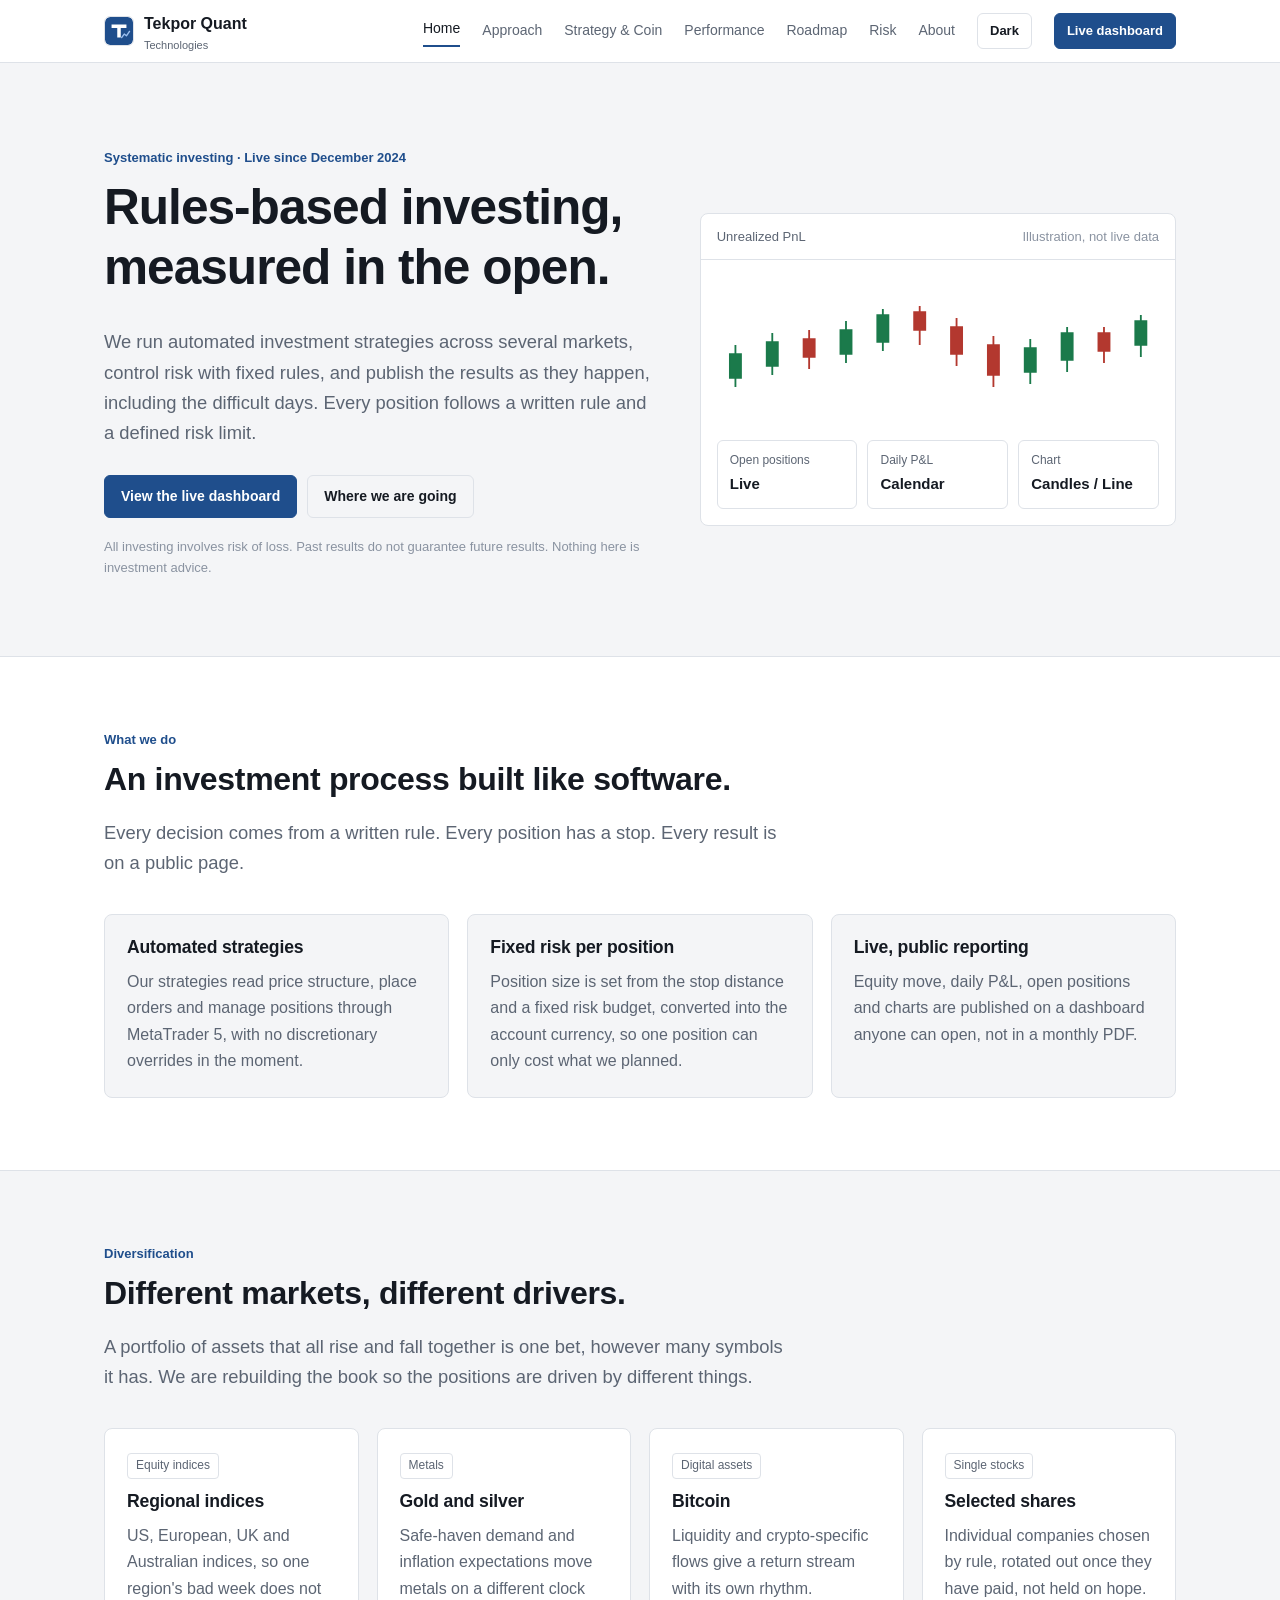
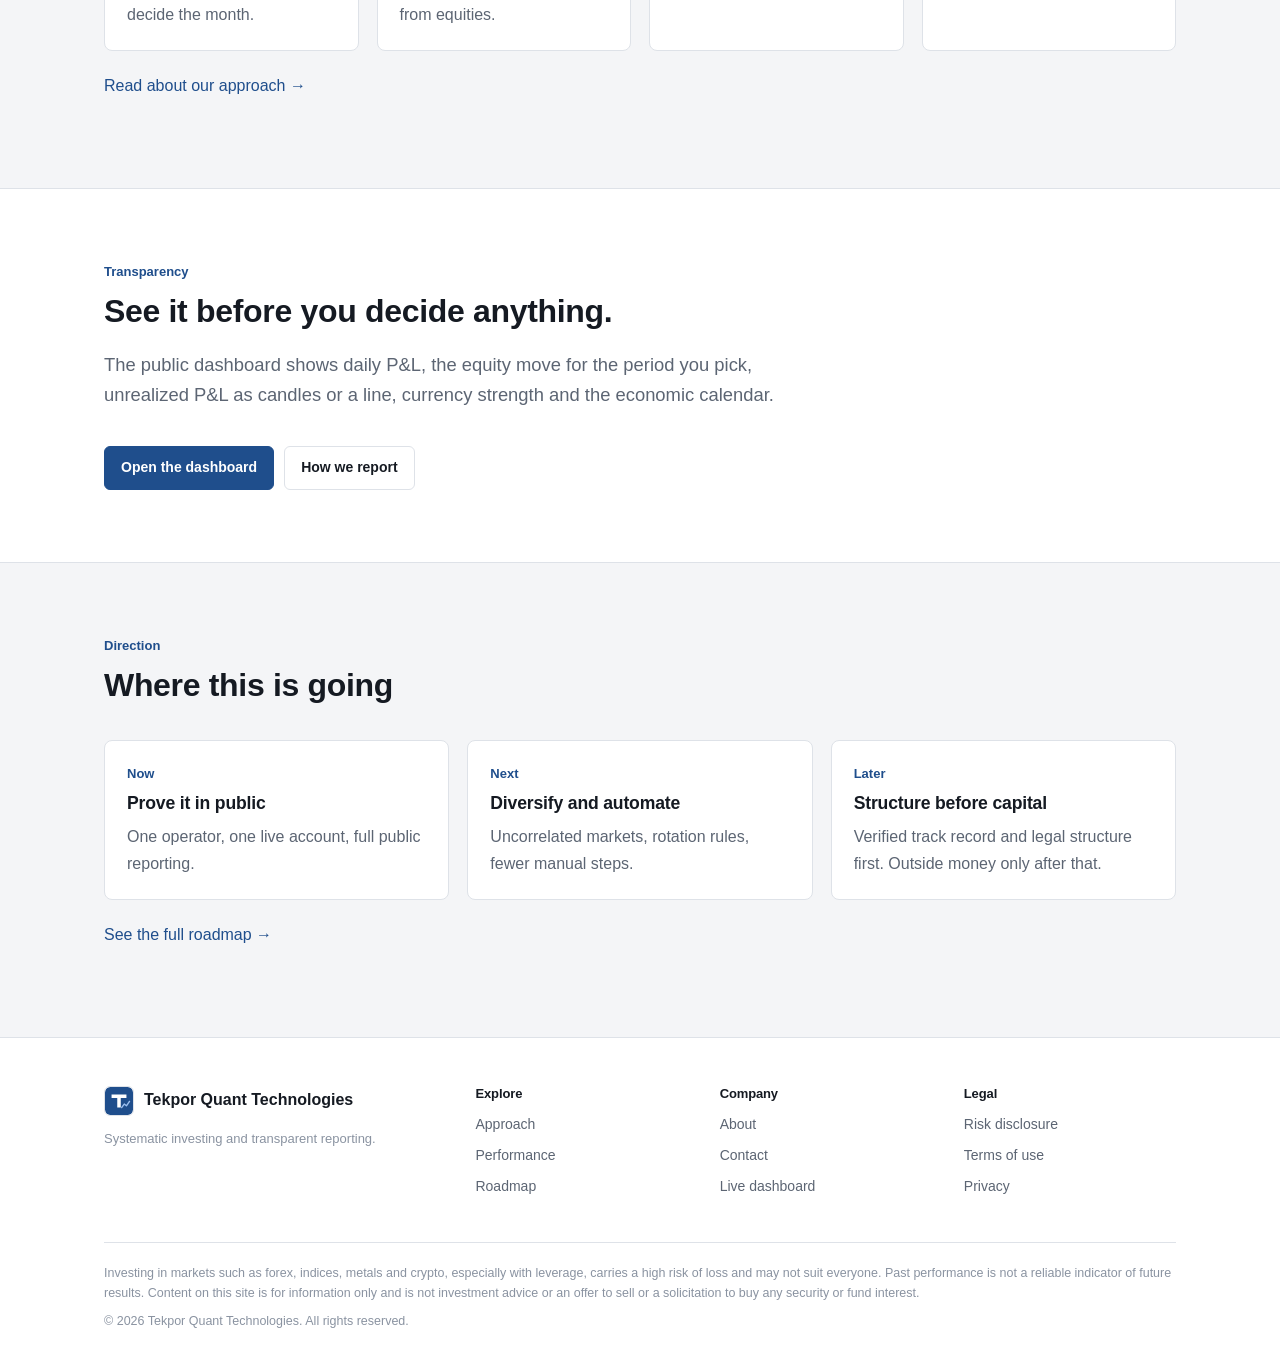
<file: index.html>
<!DOCTYPE html>
<html lang="en" data-theme="dark">
<head>
<meta charset="UTF-8">
<meta name="viewport" content="width=device-width, initial-scale=1.0">
<title>Tekpor Quant Technologies — Systematic investing, measured in the open</title>
<meta name="description" content="Tekpor Quant Technologies delivers rules-based, automated investment strategies across diversified markets and publishes its results live.">
<link rel="icon" type="image/svg+xml" href="assets/favicon.svg">
<script>try{var t=localStorage.getItem("tqt_theme");if(t!=="light"&&t!=="dark")t=matchMedia("(prefers-color-scheme: dark)").matches?"dark":"light";document.documentElement.setAttribute("data-theme",t)}catch(e){}</script>
<link rel="stylesheet" href="assets/styles.css">
<script src="assets/site.js" defer></script>
</head>
<body>
<header class="nav">
  <div class="wrap">
    <a class="brand" href="index.html"><img src="assets/logo.svg" alt=""><span>Tekpor Quant<small>Technologies</small></span></a>
    <nav class="links" id="links">
      <a class="l on" href="index.html">Home</a>
      <a class="l" href="solutions.html">Approach</a>
      <a class="l" href="strategy.html">Strategy &amp; Coin</a>
      <a class="l" href="performance.html">Performance</a>
      <a class="l" href="roadmap.html">Roadmap</a>
      <a class="l" href="risk.html">Risk</a>
      <a class="l" href="about.html">About</a>
      <button class="btn sm" id="theme-btn" type="button" aria-label="Toggle light and dark theme">Light</button>
      <a class="btn sm primary" href="https://dashboard.tekporquant.live">Live dashboard</a>
    </nav>
    <button class="btn sm menu-btn" id="menu-btn" type="button" aria-label="Menu">Menu</button>
  </div>
</header>

<main>
<section class="hero">
  <div class="wrap grid">
    <div>
      <div class="eyebrow">Systematic investing · Live since December 2024</div>
      <h1>Rules-based investing, measured in the open.</h1>
      <p class="lead">We run automated investment strategies across several markets, control risk with fixed rules, and publish the results as they happen, including the difficult days. Every position follows a written rule and a defined risk limit.</p>
      <div class="row">
        <a class="btn primary" href="https://dashboard.tekporquant.live">View the live dashboard</a>
        <a class="btn" href="roadmap.html">Where we are going</a>
      </div>
      <p class="note" style="margin-top:18px">All investing involves risk of loss. Past results do not guarantee future results. Nothing here is investment advice.</p>
    </div>

    <div class="panel" aria-label="Illustration of the dashboard">
      <div class="panel-h"><span>Unrealized PnL</span><span class="note">Illustration, not live data</span></div>
      <div class="panel-b">
        <svg class="candles" viewBox="0 0 240 100" preserveAspectRatio="none" role="img" aria-label="Candlestick chart illustration">
          <g stroke-width="1" vector-effect="non-scaling-stroke">
            <g style="stroke:var(--up);fill:var(--up)"><line x1="10" x2="10" y1="46" y2="74"/><rect x="7" y="52" width="6" height="16"/></g>
            <g style="stroke:var(--up);fill:var(--up)"><line x1="30" x2="30" y1="38" y2="66"/><rect x="27" y="44" width="6" height="16"/></g>
            <g style="stroke:var(--down);fill:var(--down)"><line x1="50" x2="50" y1="36" y2="62"/><rect x="47" y="42" width="6" height="12"/></g>
            <g style="stroke:var(--up);fill:var(--up)"><line x1="70" x2="70" y1="30" y2="58"/><rect x="67" y="36" width="6" height="16"/></g>
            <g style="stroke:var(--up);fill:var(--up)"><line x1="90" x2="90" y1="22" y2="50"/><rect x="87" y="26" width="6" height="18"/></g>
            <g style="stroke:var(--down);fill:var(--down)"><line x1="110" x2="110" y1="20" y2="46"/><rect x="107" y="24" width="6" height="12"/></g>
            <g style="stroke:var(--down);fill:var(--down)"><line x1="130" x2="130" y1="28" y2="60"/><rect x="127" y="34" width="6" height="18"/></g>
            <g style="stroke:var(--down);fill:var(--down)"><line x1="150" x2="150" y1="40" y2="74"/><rect x="147" y="46" width="6" height="20"/></g>
            <g style="stroke:var(--up);fill:var(--up)"><line x1="170" x2="170" y1="42" y2="72"/><rect x="167" y="48" width="6" height="16"/></g>
            <g style="stroke:var(--up);fill:var(--up)"><line x1="190" x2="190" y1="34" y2="64"/><rect x="187" y="38" width="6" height="18"/></g>
            <g style="stroke:var(--down);fill:var(--down)"><line x1="210" x2="210" y1="34" y2="58"/><rect x="207" y="38" width="6" height="12"/></g>
            <g style="stroke:var(--up);fill:var(--up)"><line x1="230" x2="230" y1="26" y2="54"/><rect x="227" y="30" width="6" height="16"/></g>
          </g>
        </svg>
        <div class="mini">
          <div><span>Open positions</span><b>Live</b></div>
          <div><span>Daily P&amp;L</span><b>Calendar</b></div>
          <div><span>Chart</span><b>Candles / Line</b></div>
        </div>
      </div>
    </div>
  </div>
</section>

<section class="sec-alt">
  <div class="wrap">
    <div class="head">
      <div class="eyebrow">What we do</div>
      <h2>An investment process built like software.</h2>
      <p class="lead">Every decision comes from a written rule. Every position has a stop. Every result is on a public page.</p>
    </div>
    <div class="grid g3">
      <div class="card"><h3>Automated strategies</h3><p>Our strategies read price structure, place orders and manage positions through MetaTrader 5, with no discretionary overrides in the moment.</p></div>
      <div class="card"><h3>Fixed risk per position</h3><p>Position size is set from the stop distance and a fixed risk budget, converted into the account currency, so one position can only cost what we planned.</p></div>
      <div class="card"><h3>Live, public reporting</h3><p>Equity move, daily P&amp;L, open positions and charts are published on a dashboard anyone can open, not in a monthly PDF.</p></div>
    </div>
  </div>
</section>

<section>
  <div class="wrap">
    <div class="head">
      <div class="eyebrow">Diversification</div>
      <h2>Different markets, different drivers.</h2>
      <p class="lead">A portfolio of assets that all rise and fall together is one bet, however many symbols it has. We are rebuilding the book so the positions are driven by different things.</p>
    </div>
    <div class="grid g4">
      <div class="card"><div class="tag">Equity indices</div><h3>Regional indices</h3><p>US, European, UK and Australian indices, so one region's bad week does not decide the month.</p></div>
      <div class="card"><div class="tag">Metals</div><h3>Gold and silver</h3><p>Safe-haven demand and inflation expectations move metals on a different clock from equities.</p></div>
      <div class="card"><div class="tag">Digital assets</div><h3>Bitcoin</h3><p>Liquidity and crypto-specific flows give a return stream with its own rhythm.</p></div>
      <div class="card"><div class="tag">Single stocks</div><h3>Selected shares</h3><p>Individual companies chosen by rule, rotated out once they have paid, not held on hope.</p></div>
    </div>
    <p style="margin-top:22px"><a href="solutions.html">Read about our approach →</a></p>
  </div>
</section>

<section class="sec-alt">
  <div class="wrap">
    <div class="head">
      <div class="eyebrow">Transparency</div>
      <h2>See it before you decide anything.</h2>
      <p class="lead">The public dashboard shows daily P&amp;L, the equity move for the period you pick, unrealized P&amp;L as candles or a line, currency strength and the economic calendar.</p>
    </div>
    <div class="row">
      <a class="btn primary" href="https://dashboard.tekporquant.live">Open the dashboard</a>
      <a class="btn" href="performance.html">How we report</a>
    </div>
  </div>
</section>

<section>
  <div class="wrap">
    <div class="head"><div class="eyebrow">Direction</div><h2>Where this is going</h2></div>
    <div class="grid g3">
      <div class="card"><div class="num">Now</div><h3>Prove it in public</h3><p>One operator, one live account, full public reporting.</p></div>
      <div class="card"><div class="num">Next</div><h3>Diversify and automate</h3><p>Uncorrelated markets, rotation rules, fewer manual steps.</p></div>
      <div class="card"><div class="num">Later</div><h3>Structure before capital</h3><p>Verified track record and legal structure first. Outside money only after that.</p></div>
    </div>
    <p style="margin-top:22px"><a href="roadmap.html">See the full roadmap →</a></p>
  </div>
</section>
</main>

<footer>
  <div class="wrap">
    <div class="cols">
      <div><div class="brand" style="margin-bottom:12px"><img src="assets/logo.svg" alt=""><span>Tekpor Quant Technologies</span></div><p class="note">Systematic investing and transparent reporting.</p></div>
      <div><h4>Explore</h4><ul><li><a href="solutions.html">Approach</a></li><li><a href="performance.html">Performance</a></li><li><a href="roadmap.html">Roadmap</a></li></ul></div>
      <div><h4>Company</h4><ul><li><a href="about.html">About</a></li><li><a href="about.html#contact">Contact</a></li><li><a href="https://dashboard.tekporquant.live">Live dashboard</a></li></ul></div>
      <div><h4>Legal</h4><ul><li><a href="risk.html">Risk disclosure</a></li><li><a href="risk.html#terms">Terms of use</a></li><li><a href="risk.html#privacy">Privacy</a></li></ul></div>
    </div>
    <div class="fine">
      <p>Investing in markets such as forex, indices, metals and crypto, especially with leverage, carries a high risk of loss and may not suit everyone. Past performance is not a reliable indicator of future results. Content on this site is for information only and is not investment advice or an offer to sell or a solicitation to buy any security or fund interest.</p>
      <p>© <span id="year">2026</span> Tekpor Quant Technologies. All rights reserved.</p>
    </div>
  </div>
</footer>
</body>
</html>
</file>
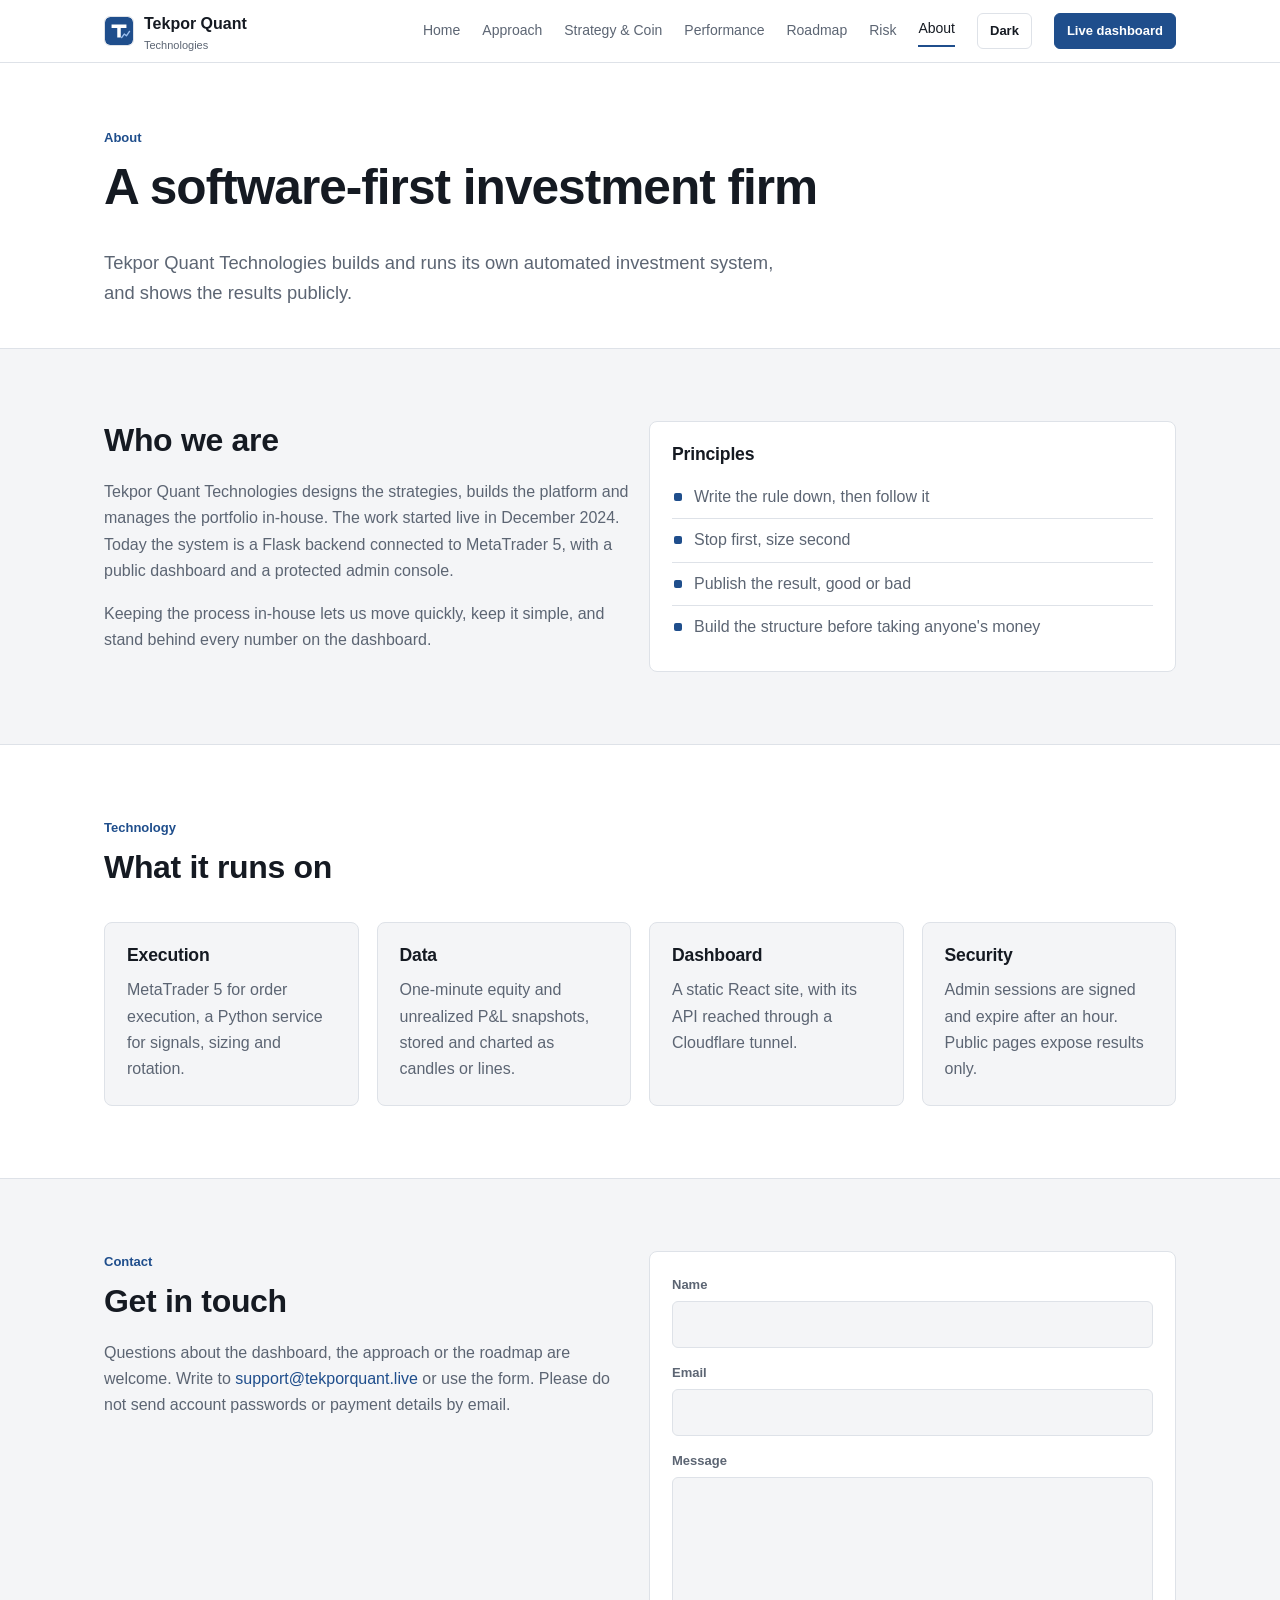
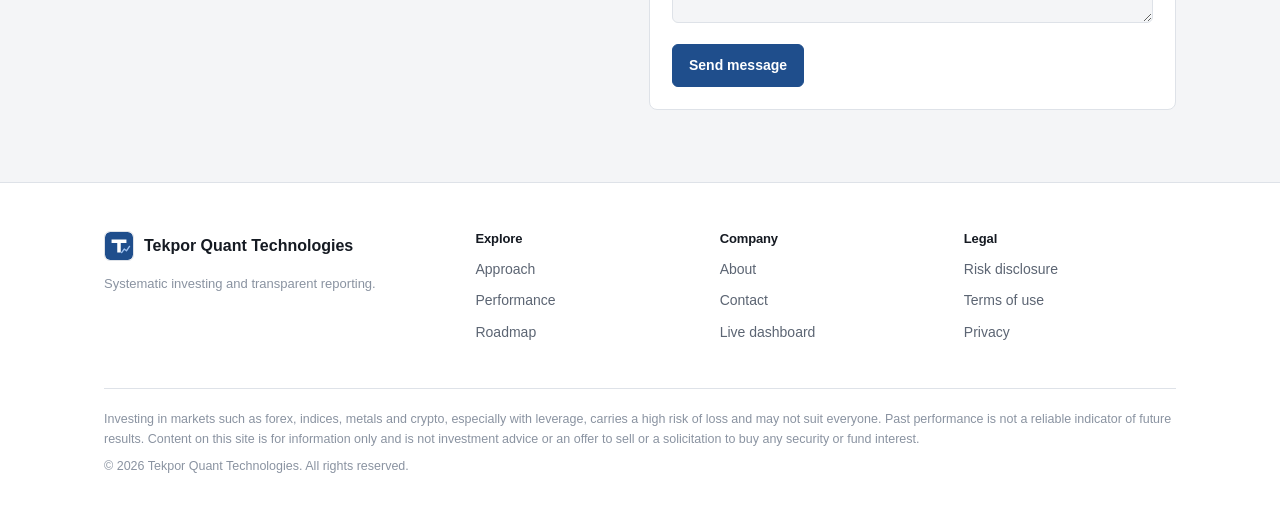
<file: about.html>
<!DOCTYPE html>
<html lang="en" data-theme="dark">
<head>
<meta charset="UTF-8">
<meta name="viewport" content="width=device-width, initial-scale=1.0">
<title>About and contact — Tekpor Quant Technologies</title>
<meta name="description" content="About Tekpor Quant Technologies, how we work, and how to get in touch.">
<link rel="icon" type="image/svg+xml" href="assets/favicon.svg">
<script>try{var t=localStorage.getItem("tqt_theme");if(t!=="light"&&t!=="dark")t=matchMedia("(prefers-color-scheme: dark)").matches?"dark":"light";document.documentElement.setAttribute("data-theme",t)}catch(e){}</script>
<link rel="stylesheet" href="assets/styles.css">
<script src="assets/site.js" defer></script>
</head>
<body>
<header class="nav">
  <div class="wrap">
    <a class="brand" href="index.html"><img src="assets/logo.svg" alt=""><span>Tekpor Quant<small>Technologies</small></span></a>
    <nav class="links" id="links">
      <a class="l" href="index.html">Home</a>
      <a class="l" href="solutions.html">Approach</a>
      <a class="l" href="strategy.html">Strategy &amp; Coin</a>
      <a class="l" href="performance.html">Performance</a>
      <a class="l" href="roadmap.html">Roadmap</a>
      <a class="l" href="risk.html">Risk</a>
      <a class="l on" href="about.html">About</a>
      <button class="btn sm" id="theme-btn" type="button" aria-label="Toggle light and dark theme">Light</button>
      <a class="btn sm primary" href="https://dashboard.tekporquant.live">Live dashboard</a>
    </nav>
    <button class="btn sm menu-btn" id="menu-btn" type="button" aria-label="Menu">Menu</button>
  </div>
</header>

<main>
<div class="page-hero"><div class="wrap">
  <div class="eyebrow">About</div>
  <h1>A software-first investment firm</h1>
  <p class="lead">Tekpor Quant Technologies builds and runs its own automated investment system, and shows the results publicly.</p>
</div></div>

<section>
  <div class="wrap">
    <div class="grid g2">
      <div>
        <h2>Who we are</h2>
        <p>Tekpor Quant Technologies designs the strategies, builds the platform and manages the portfolio in-house. The work started live in December 2024. Today the system is a Flask backend connected to MetaTrader 5, with a public dashboard and a protected admin console.</p>
        <p>Keeping the process in-house lets us move quickly, keep it simple, and stand behind every number on the dashboard.</p>
      </div>
      <div class="card">
        <h3>Principles</h3>
        <ul class="ticks">
          <li>Write the rule down, then follow it</li>
          <li>Stop first, size second</li>
          <li>Publish the result, good or bad</li>
          <li>Build the structure before taking anyone's money</li>
        </ul>
      </div>
    </div>
  </div>
</section>

<section class="sec-alt">
  <div class="wrap">
    <div class="head"><div class="eyebrow">Technology</div><h2>What it runs on</h2></div>
    <div class="grid g4">
      <div class="card"><h3>Execution</h3><p>MetaTrader 5 for order execution, a Python service for signals, sizing and rotation.</p></div>
      <div class="card"><h3>Data</h3><p>One-minute equity and unrealized P&amp;L snapshots, stored and charted as candles or lines.</p></div>
      <div class="card"><h3>Dashboard</h3><p>A static React site, with its API reached through a Cloudflare tunnel.</p></div>
      <div class="card"><h3>Security</h3><p>Admin sessions are signed and expire after an hour. Public pages expose results only.</p></div>
    </div>
  </div>
</section>

<section id="contact">
  <div class="wrap">
    <div class="grid g2">
      <div>
        <div class="eyebrow">Contact</div>
        <h2>Get in touch</h2>
        <p>Questions about the dashboard, the approach or the roadmap are welcome. Write to <a href="mailto:support@tekporquant.live">support@tekporquant.live</a> or use the form. Please do not send account passwords or payment details by email.</p>
      </div>
      <form class="card" action="mailto:support@tekporquant.live" method="post" enctype="text/plain">
        <label>Name<input type="text" name="name" autocomplete="name" required></label>
        <label>Email<input type="email" name="email" autocomplete="email" required></label>
        <label>Message<textarea name="message" rows="5" required></textarea></label>
        <button class="btn primary" type="submit">Send message</button>
      </form>
    </div>
  </div>
</section>
</main>

<footer>
  <div class="wrap">
    <div class="cols">
      <div><div class="brand" style="margin-bottom:12px"><img src="assets/logo.svg" alt=""><span>Tekpor Quant Technologies</span></div><p class="note">Systematic investing and transparent reporting.</p></div>
      <div><h4>Explore</h4><ul><li><a href="solutions.html">Approach</a></li><li><a href="performance.html">Performance</a></li><li><a href="roadmap.html">Roadmap</a></li></ul></div>
      <div><h4>Company</h4><ul><li><a href="about.html">About</a></li><li><a href="about.html#contact">Contact</a></li><li><a href="https://dashboard.tekporquant.live">Live dashboard</a></li></ul></div>
      <div><h4>Legal</h4><ul><li><a href="risk.html">Risk disclosure</a></li><li><a href="risk.html#terms">Terms of use</a></li><li><a href="risk.html#privacy">Privacy</a></li></ul></div>
    </div>
    <div class="fine">
      <p>Investing in markets such as forex, indices, metals and crypto, especially with leverage, carries a high risk of loss and may not suit everyone. Past performance is not a reliable indicator of future results. Content on this site is for information only and is not investment advice or an offer to sell or a solicitation to buy any security or fund interest.</p>
      <p>© <span id="year">2026</span> Tekpor Quant Technologies. All rights reserved.</p>
    </div>
  </div>
</footer>
</body>
</html>
</file>
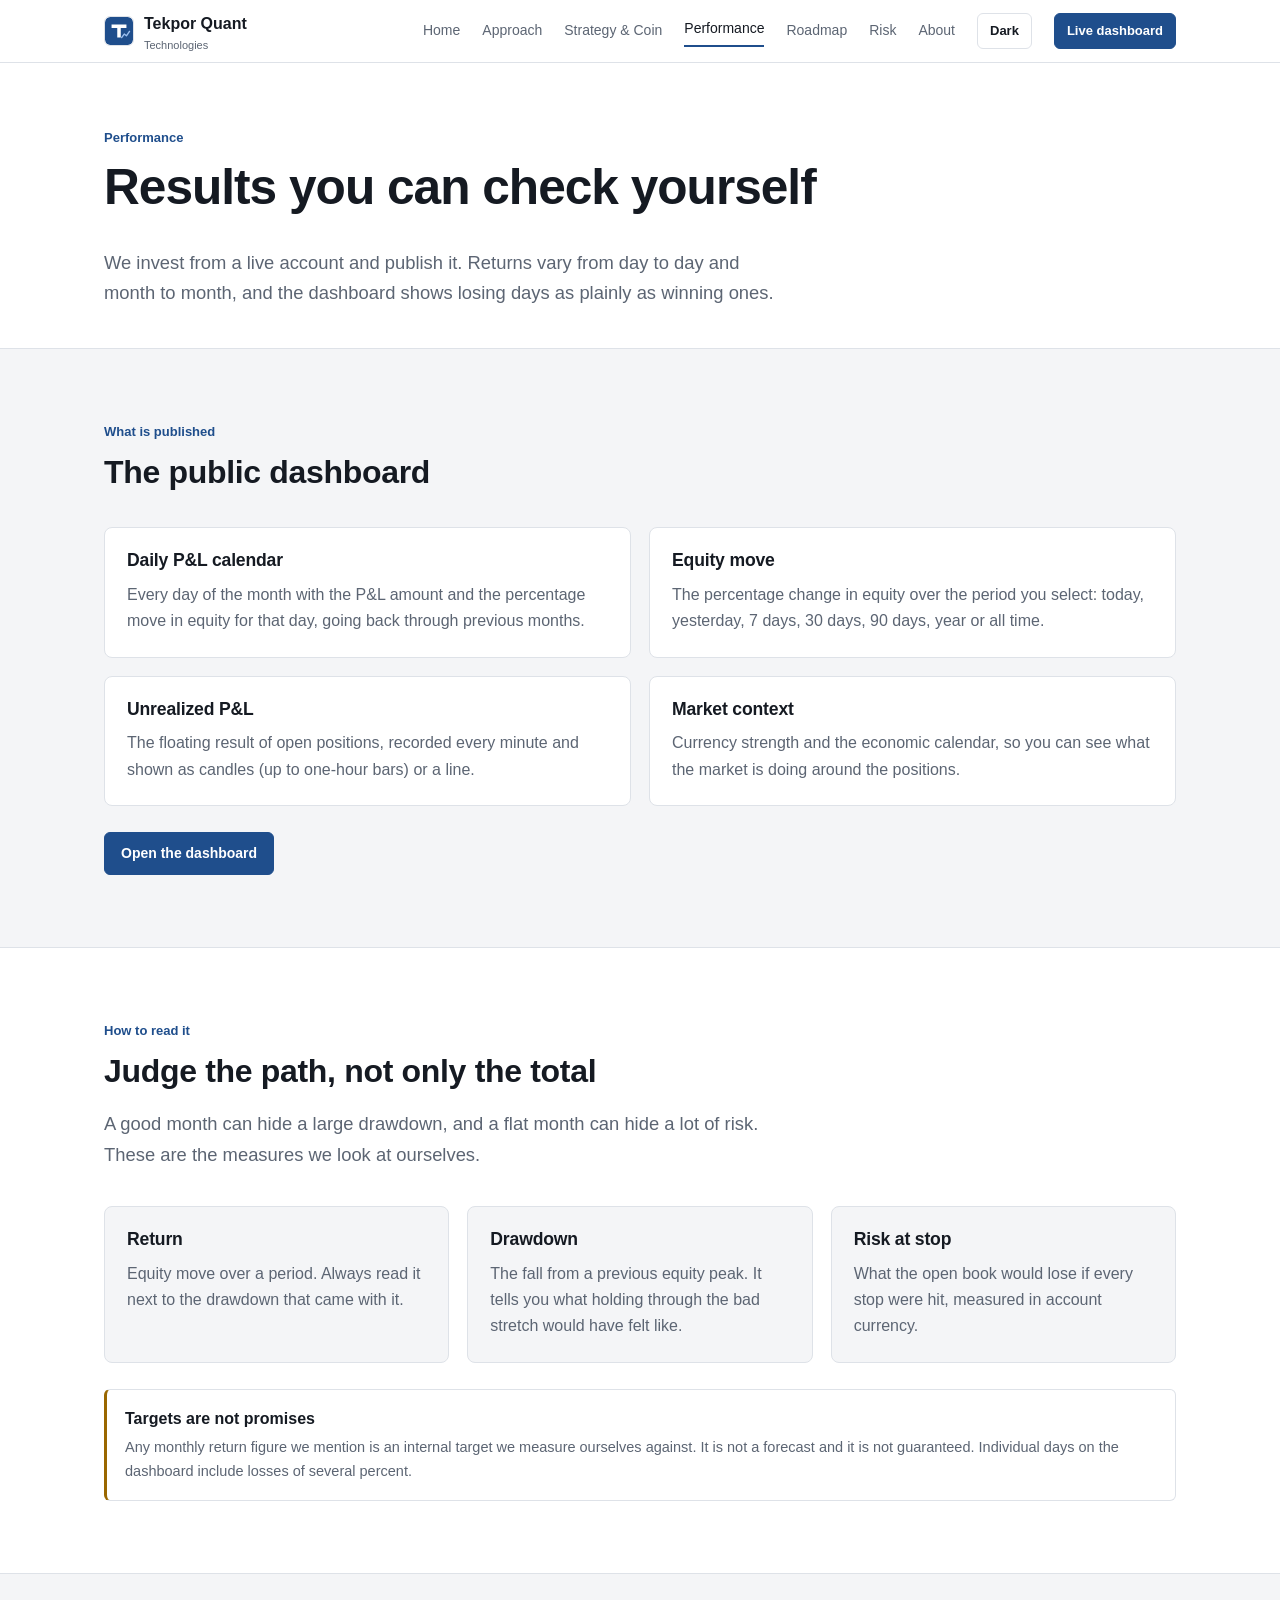
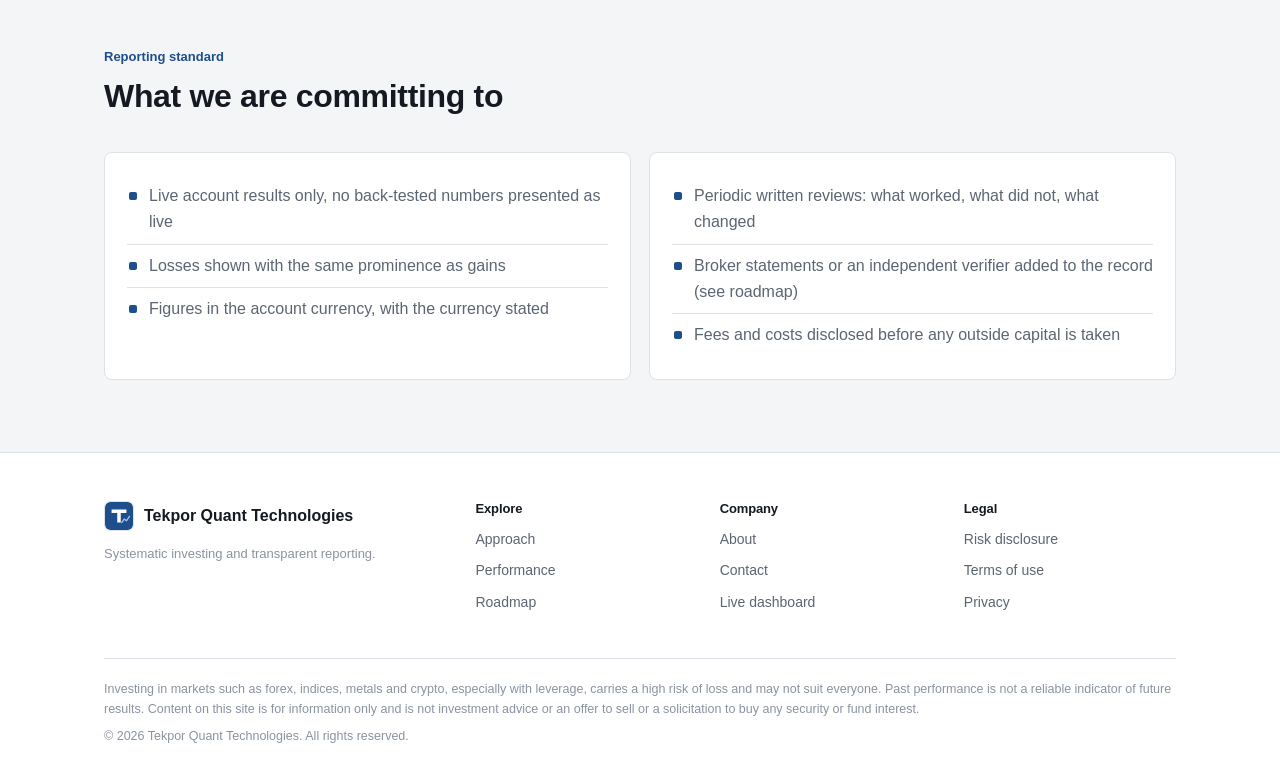
<file: performance.html>
<!DOCTYPE html>
<html lang="en" data-theme="dark">
<head>
<meta charset="UTF-8">
<meta name="viewport" content="width=device-width, initial-scale=1.0">
<title>Performance — Tekpor Quant Technologies</title>
<meta name="description" content="How Tekpor Quant reports results: live dashboard, equity move, daily P&L and drawdown, with losses shown alongside gains.">
<link rel="icon" type="image/svg+xml" href="assets/favicon.svg">
<script>try{var t=localStorage.getItem("tqt_theme");if(t!=="light"&&t!=="dark")t=matchMedia("(prefers-color-scheme: dark)").matches?"dark":"light";document.documentElement.setAttribute("data-theme",t)}catch(e){}</script>
<link rel="stylesheet" href="assets/styles.css">
<script src="assets/site.js" defer></script>
</head>
<body>
<header class="nav">
  <div class="wrap">
    <a class="brand" href="index.html"><img src="assets/logo.svg" alt=""><span>Tekpor Quant<small>Technologies</small></span></a>
    <nav class="links" id="links">
      <a class="l" href="index.html">Home</a>
      <a class="l" href="solutions.html">Approach</a>
      <a class="l" href="strategy.html">Strategy &amp; Coin</a>
      <a class="l on" href="performance.html">Performance</a>
      <a class="l" href="roadmap.html">Roadmap</a>
      <a class="l" href="risk.html">Risk</a>
      <a class="l" href="about.html">About</a>
      <button class="btn sm" id="theme-btn" type="button" aria-label="Toggle light and dark theme">Light</button>
      <a class="btn sm primary" href="https://dashboard.tekporquant.live">Live dashboard</a>
    </nav>
    <button class="btn sm menu-btn" id="menu-btn" type="button" aria-label="Menu">Menu</button>
  </div>
</header>

<main>
<div class="page-hero"><div class="wrap">
  <div class="eyebrow">Performance</div>
  <h1>Results you can check yourself</h1>
  <p class="lead">We invest from a live account and publish it. Returns vary from day to day and month to month, and the dashboard shows losing days as plainly as winning ones.</p>
</div></div>

<section>
  <div class="wrap">
    <div class="head"><div class="eyebrow">What is published</div><h2>The public dashboard</h2></div>
    <div class="grid g2">
      <div class="card"><h3>Daily P&amp;L calendar</h3><p>Every day of the month with the P&amp;L amount and the percentage move in equity for that day, going back through previous months.</p></div>
      <div class="card"><h3>Equity move</h3><p>The percentage change in equity over the period you select: today, yesterday, 7 days, 30 days, 90 days, year or all time.</p></div>
      <div class="card"><h3>Unrealized P&amp;L</h3><p>The floating result of open positions, recorded every minute and shown as candles (up to one-hour bars) or a line.</p></div>
      <div class="card"><h3>Market context</h3><p>Currency strength and the economic calendar, so you can see what the market is doing around the positions.</p></div>
    </div>
    <div class="row" style="margin-top:26px"><a class="btn primary" href="https://dashboard.tekporquant.live">Open the dashboard</a></div>
  </div>
</section>

<section class="sec-alt">
  <div class="wrap">
    <div class="head">
      <div class="eyebrow">How to read it</div>
      <h2>Judge the path, not only the total</h2>
      <p class="lead">A good month can hide a large drawdown, and a flat month can hide a lot of risk. These are the measures we look at ourselves.</p>
    </div>
    <div class="grid g3">
      <div class="card"><h3>Return</h3><p>Equity move over a period. Always read it next to the drawdown that came with it.</p></div>
      <div class="card"><h3>Drawdown</h3><p>The fall from a previous equity peak. It tells you what holding through the bad stretch would have felt like.</p></div>
      <div class="card"><h3>Risk at stop</h3><p>What the open book would lose if every stop were hit, measured in account currency.</p></div>
    </div>
    <div class="callout" style="margin-top:26px"><strong>Targets are not promises</strong><p>Any monthly return figure we mention is an internal target we measure ourselves against. It is not a forecast and it is not guaranteed. Individual days on the dashboard include losses of several percent.</p></div>
  </div>
</section>

<section>
  <div class="wrap">
    <div class="head"><div class="eyebrow">Reporting standard</div><h2>What we are committing to</h2></div>
    <div class="grid g2">
      <div class="card"><ul class="ticks">
        <li>Live account results only, no back-tested numbers presented as live</li>
        <li>Losses shown with the same prominence as gains</li>
        <li>Figures in the account currency, with the currency stated</li>
      </ul></div>
      <div class="card"><ul class="ticks">
        <li>Periodic written reviews: what worked, what did not, what changed</li>
        <li>Broker statements or an independent verifier added to the record (see roadmap)</li>
        <li>Fees and costs disclosed before any outside capital is taken</li>
      </ul></div>
    </div>
  </div>
</section>
</main>

<footer>
  <div class="wrap">
    <div class="cols">
      <div><div class="brand" style="margin-bottom:12px"><img src="assets/logo.svg" alt=""><span>Tekpor Quant Technologies</span></div><p class="note">Systematic investing and transparent reporting.</p></div>
      <div><h4>Explore</h4><ul><li><a href="solutions.html">Approach</a></li><li><a href="performance.html">Performance</a></li><li><a href="roadmap.html">Roadmap</a></li></ul></div>
      <div><h4>Company</h4><ul><li><a href="about.html">About</a></li><li><a href="about.html#contact">Contact</a></li><li><a href="https://dashboard.tekporquant.live">Live dashboard</a></li></ul></div>
      <div><h4>Legal</h4><ul><li><a href="risk.html">Risk disclosure</a></li><li><a href="risk.html#terms">Terms of use</a></li><li><a href="risk.html#privacy">Privacy</a></li></ul></div>
    </div>
    <div class="fine">
      <p>Investing in markets such as forex, indices, metals and crypto, especially with leverage, carries a high risk of loss and may not suit everyone. Past performance is not a reliable indicator of future results. Content on this site is for information only and is not investment advice or an offer to sell or a solicitation to buy any security or fund interest.</p>
      <p>© <span id="year">2026</span> Tekpor Quant Technologies. All rights reserved.</p>
    </div>
  </div>
</footer>
</body>
</html>
</file>
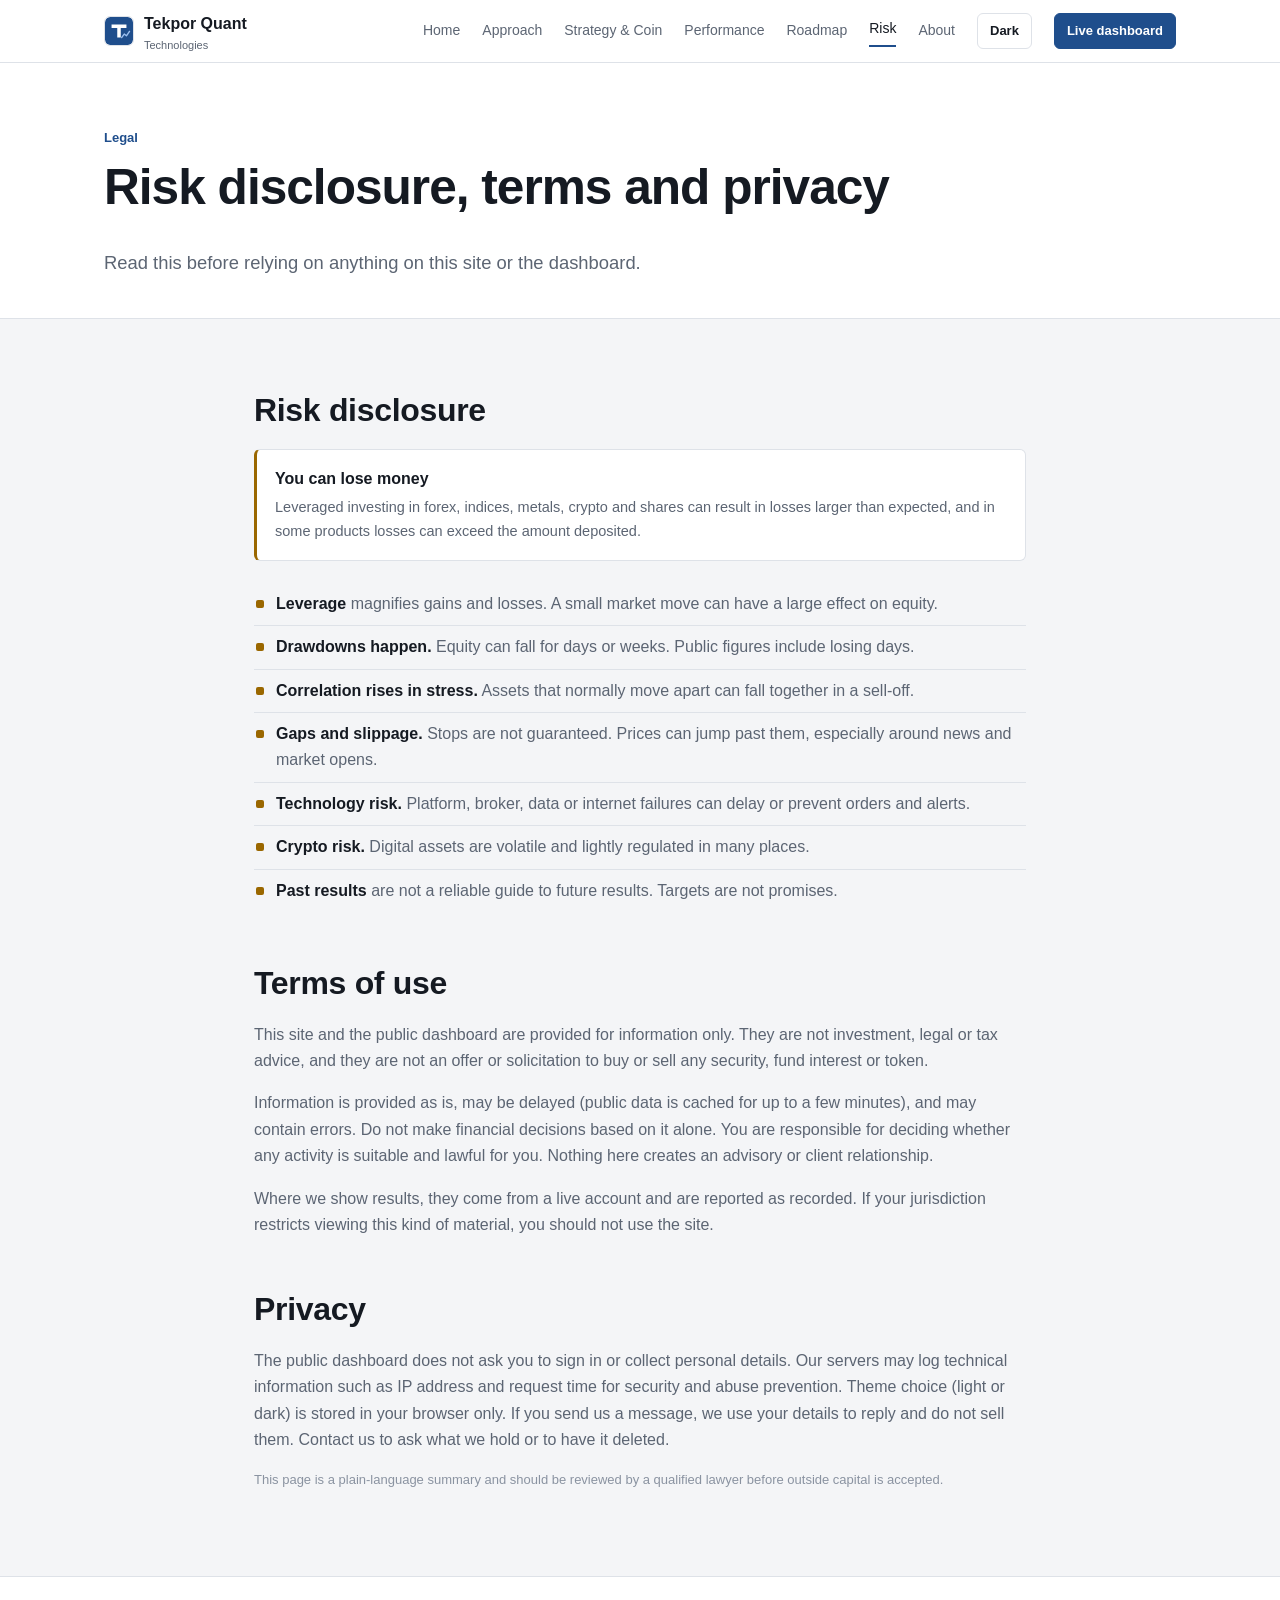
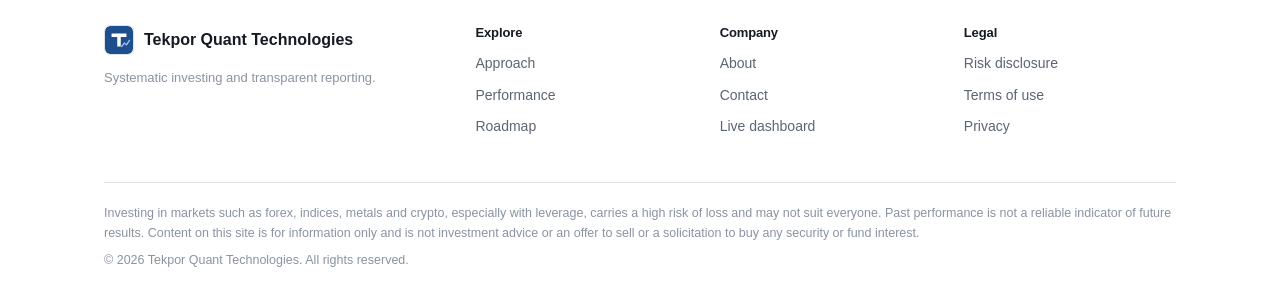
<file: risk.html>
<!DOCTYPE html>
<html lang="en" data-theme="dark">
<head>
<meta charset="UTF-8">
<meta name="viewport" content="width=device-width, initial-scale=1.0">
<title>Risk, terms and privacy — Tekpor Quant Technologies</title>
<meta name="description" content="Risk disclosure, terms of use and privacy information for Tekpor Quant Technologies.">
<link rel="icon" type="image/svg+xml" href="assets/favicon.svg">
<script>try{var t=localStorage.getItem("tqt_theme");if(t!=="light"&&t!=="dark")t=matchMedia("(prefers-color-scheme: dark)").matches?"dark":"light";document.documentElement.setAttribute("data-theme",t)}catch(e){}</script>
<link rel="stylesheet" href="assets/styles.css">
<script src="assets/site.js" defer></script>
</head>
<body>
<header class="nav">
  <div class="wrap">
    <a class="brand" href="index.html"><img src="assets/logo.svg" alt=""><span>Tekpor Quant<small>Technologies</small></span></a>
    <nav class="links" id="links">
      <a class="l" href="index.html">Home</a>
      <a class="l" href="solutions.html">Approach</a>
      <a class="l" href="strategy.html">Strategy &amp; Coin</a>
      <a class="l" href="performance.html">Performance</a>
      <a class="l" href="roadmap.html">Roadmap</a>
      <a class="l on" href="risk.html">Risk</a>
      <a class="l" href="about.html">About</a>
      <button class="btn sm" id="theme-btn" type="button" aria-label="Toggle light and dark theme">Light</button>
      <a class="btn sm primary" href="https://dashboard.tekporquant.live">Live dashboard</a>
    </nav>
    <button class="btn sm menu-btn" id="menu-btn" type="button" aria-label="Menu">Menu</button>
  </div>
</header>

<main>
<div class="page-hero"><div class="wrap">
  <div class="eyebrow">Legal</div>
  <h1>Risk disclosure, terms and privacy</h1>
  <p class="lead">Read this before relying on anything on this site or the dashboard.</p>
</div></div>

<section>
  <div class="wrap" style="max-width:820px">
    <h2>Risk disclosure</h2>
    <div class="callout" style="margin-bottom:22px"><strong>You can lose money</strong><p>Leveraged investing in forex, indices, metals, crypto and shares can result in losses larger than expected, and in some products losses can exceed the amount deposited.</p></div>
    <ul class="ticks warn">
      <li><strong>Leverage</strong> magnifies gains and losses. A small market move can have a large effect on equity.</li>
      <li><strong>Drawdowns happen.</strong> Equity can fall for days or weeks. Public figures include losing days.</li>
      <li><strong>Correlation rises in stress.</strong> Assets that normally move apart can fall together in a sell-off.</li>
      <li><strong>Gaps and slippage.</strong> Stops are not guaranteed. Prices can jump past them, especially around news and market opens.</li>
      <li><strong>Technology risk.</strong> Platform, broker, data or internet failures can delay or prevent orders and alerts.</li>
      <li><strong>Crypto risk.</strong> Digital assets are volatile and lightly regulated in many places.</li>
      <li><strong>Past results</strong> are not a reliable guide to future results. Targets are not promises.</li>
    </ul>

    <h2 id="terms" style="margin-top:52px">Terms of use</h2>
    <p>This site and the public dashboard are provided for information only. They are not investment, legal or tax advice, and they are not an offer or solicitation to buy or sell any security, fund interest or token.</p>
    <p>Information is provided as is, may be delayed (public data is cached for up to a few minutes), and may contain errors. Do not make financial decisions based on it alone. You are responsible for deciding whether any activity is suitable and lawful for you. Nothing here creates an advisory or client relationship.</p>
    <p>Where we show results, they come from a live account and are reported as recorded. If your jurisdiction restricts viewing this kind of material, you should not use the site.</p>

    <h2 id="privacy" style="margin-top:52px">Privacy</h2>
    <p>The public dashboard does not ask you to sign in or collect personal details. Our servers may log technical information such as IP address and request time for security and abuse prevention. Theme choice (light or dark) is stored in your browser only. If you send us a message, we use your details to reply and do not sell them. Contact us to ask what we hold or to have it deleted.</p>
    <p class="note">This page is a plain-language summary and should be reviewed by a qualified lawyer before outside capital is accepted.</p>
  </div>
</section>
</main>

<footer>
  <div class="wrap">
    <div class="cols">
      <div><div class="brand" style="margin-bottom:12px"><img src="assets/logo.svg" alt=""><span>Tekpor Quant Technologies</span></div><p class="note">Systematic investing and transparent reporting.</p></div>
      <div><h4>Explore</h4><ul><li><a href="solutions.html">Approach</a></li><li><a href="performance.html">Performance</a></li><li><a href="roadmap.html">Roadmap</a></li></ul></div>
      <div><h4>Company</h4><ul><li><a href="about.html">About</a></li><li><a href="about.html#contact">Contact</a></li><li><a href="https://dashboard.tekporquant.live">Live dashboard</a></li></ul></div>
      <div><h4>Legal</h4><ul><li><a href="risk.html">Risk disclosure</a></li><li><a href="risk.html#terms">Terms of use</a></li><li><a href="risk.html#privacy">Privacy</a></li></ul></div>
    </div>
    <div class="fine">
      <p>Investing in markets such as forex, indices, metals and crypto, especially with leverage, carries a high risk of loss and may not suit everyone. Past performance is not a reliable indicator of future results. Content on this site is for information only and is not investment advice or an offer to sell or a solicitation to buy any security or fund interest.</p>
      <p>© <span id="year">2026</span> Tekpor Quant Technologies. All rights reserved.</p>
    </div>
  </div>
</footer>
</body>
</html>
</file>
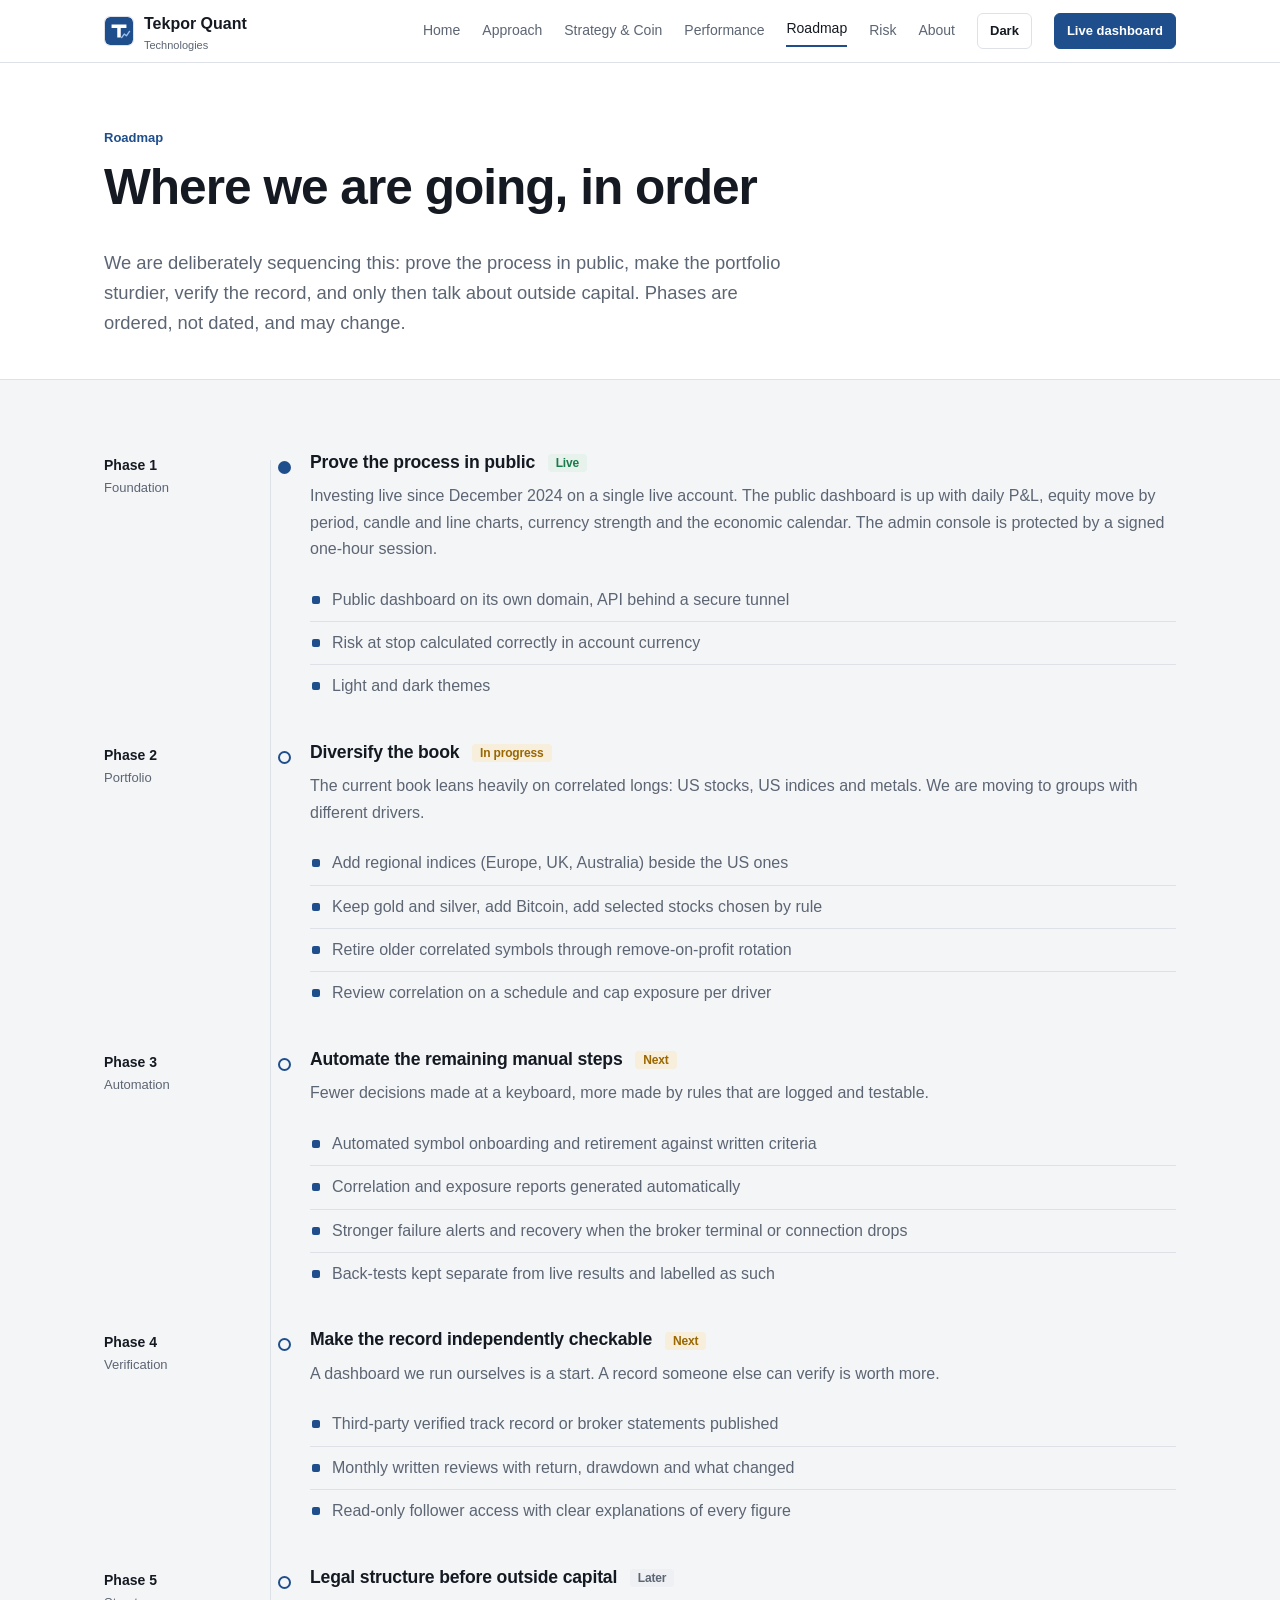
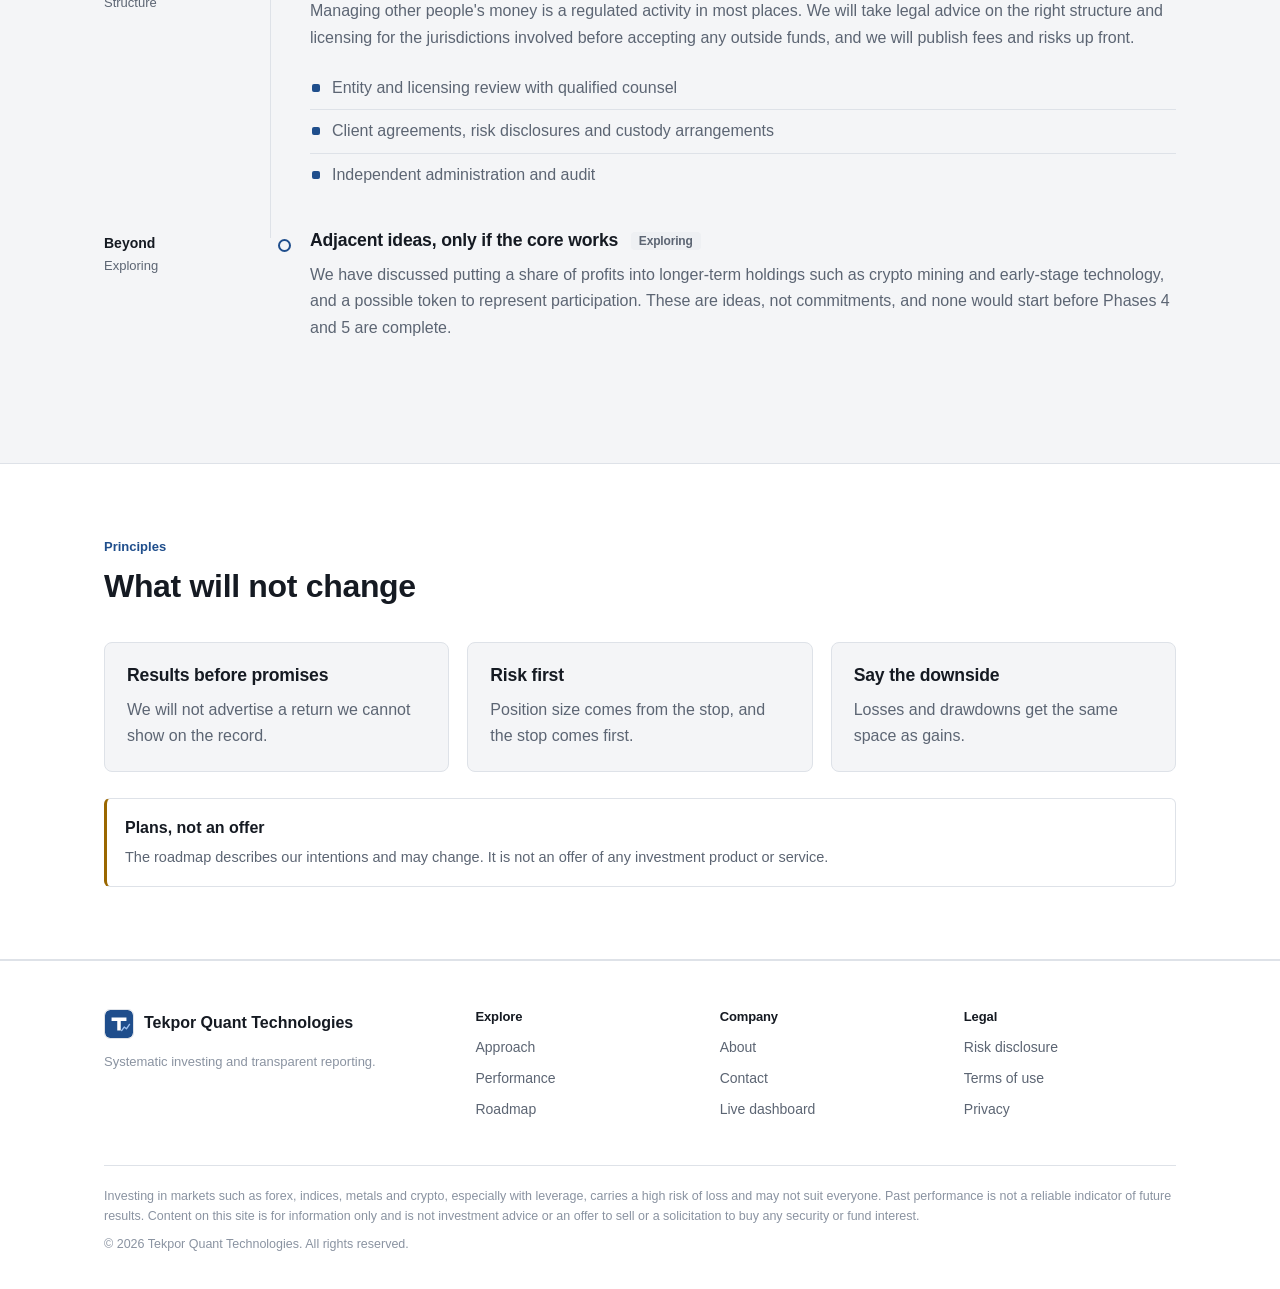
<file: roadmap.html>
<!DOCTYPE html>
<html lang="en" data-theme="dark">
<head>
<meta charset="UTF-8">
<meta name="viewport" content="width=device-width, initial-scale=1.0">
<title>Roadmap — Tekpor Quant Technologies</title>
<meta name="description" content="Where Tekpor Quant is going: diversify the book, automate more, verify the record, then put the legal structure in place before any outside capital.">
<link rel="icon" type="image/svg+xml" href="assets/favicon.svg">
<script>try{var t=localStorage.getItem("tqt_theme");if(t!=="light"&&t!=="dark")t=matchMedia("(prefers-color-scheme: dark)").matches?"dark":"light";document.documentElement.setAttribute("data-theme",t)}catch(e){}</script>
<link rel="stylesheet" href="assets/styles.css">
<script src="assets/site.js" defer></script>
</head>
<body>
<header class="nav">
  <div class="wrap">
    <a class="brand" href="index.html"><img src="assets/logo.svg" alt=""><span>Tekpor Quant<small>Technologies</small></span></a>
    <nav class="links" id="links">
      <a class="l" href="index.html">Home</a>
      <a class="l" href="solutions.html">Approach</a>
      <a class="l" href="strategy.html">Strategy &amp; Coin</a>
      <a class="l" href="performance.html">Performance</a>
      <a class="l on" href="roadmap.html">Roadmap</a>
      <a class="l" href="risk.html">Risk</a>
      <a class="l" href="about.html">About</a>
      <button class="btn sm" id="theme-btn" type="button" aria-label="Toggle light and dark theme">Light</button>
      <a class="btn sm primary" href="https://dashboard.tekporquant.live">Live dashboard</a>
    </nav>
    <button class="btn sm menu-btn" id="menu-btn" type="button" aria-label="Menu">Menu</button>
  </div>
</header>

<main>
<div class="page-hero"><div class="wrap">
  <div class="eyebrow">Roadmap</div>
  <h1>Where we are going, in order</h1>
  <p class="lead">We are deliberately sequencing this: prove the process in public, make the portfolio sturdier, verify the record, and only then talk about outside capital. Phases are ordered, not dated, and may change.</p>
</div></div>

<section>
  <div class="wrap">
    <ol class="timeline">
      <li class="done">
        <div class="when">Phase 1<small>Foundation</small></div>
        <div class="body">
          <h3>Prove the process in public <span class="status live">Live</span></h3>
          <p>Investing live since December 2024 on a single live account. The public dashboard is up with daily P&amp;L, equity move by period, candle and line charts, currency strength and the economic calendar. The admin console is protected by a signed one-hour session.</p>
          <ul class="ticks"><li>Public dashboard on its own domain, API behind a secure tunnel</li><li>Risk at stop calculated correctly in account currency</li><li>Light and dark themes</li></ul>
        </div>
      </li>
      <li>
        <div class="when">Phase 2<small>Portfolio</small></div>
        <div class="body">
          <h3>Diversify the book <span class="status next">In progress</span></h3>
          <p>The current book leans heavily on correlated longs: US stocks, US indices and metals. We are moving to groups with different drivers.</p>
          <ul class="ticks"><li>Add regional indices (Europe, UK, Australia) beside the US ones</li><li>Keep gold and silver, add Bitcoin, add selected stocks chosen by rule</li><li>Retire older correlated symbols through remove-on-profit rotation</li><li>Review correlation on a schedule and cap exposure per driver</li></ul>
        </div>
      </li>
      <li>
        <div class="when">Phase 3<small>Automation</small></div>
        <div class="body">
          <h3>Automate the remaining manual steps <span class="status next">Next</span></h3>
          <p>Fewer decisions made at a keyboard, more made by rules that are logged and testable.</p>
          <ul class="ticks"><li>Automated symbol onboarding and retirement against written criteria</li><li>Correlation and exposure reports generated automatically</li><li>Stronger failure alerts and recovery when the broker terminal or connection drops</li><li>Back-tests kept separate from live results and labelled as such</li></ul>
        </div>
      </li>
      <li>
        <div class="when">Phase 4<small>Verification</small></div>
        <div class="body">
          <h3>Make the record independently checkable <span class="status next">Next</span></h3>
          <p>A dashboard we run ourselves is a start. A record someone else can verify is worth more.</p>
          <ul class="ticks"><li>Third-party verified track record or broker statements published</li><li>Monthly written reviews with return, drawdown and what changed</li><li>Read-only follower access with clear explanations of every figure</li></ul>
        </div>
      </li>
      <li>
        <div class="when">Phase 5<small>Structure</small></div>
        <div class="body">
          <h3>Legal structure before outside capital <span class="status later">Later</span></h3>
          <p>Managing other people's money is a regulated activity in most places. We will take legal advice on the right structure and licensing for the jurisdictions involved before accepting any outside funds, and we will publish fees and risks up front.</p>
          <ul class="ticks"><li>Entity and licensing review with qualified counsel</li><li>Client agreements, risk disclosures and custody arrangements</li><li>Independent administration and audit</li></ul>
        </div>
      </li>
      <li>
        <div class="when">Beyond<small>Exploring</small></div>
        <div class="body">
          <h3>Adjacent ideas, only if the core works <span class="status later">Exploring</span></h3>
          <p>We have discussed putting a share of profits into longer-term holdings such as crypto mining and early-stage technology, and a possible token to represent participation. These are ideas, not commitments, and none would start before Phases 4 and 5 are complete.</p>
        </div>
      </li>
    </ol>
  </div>
</section>

<section class="sec-alt">
  <div class="wrap">
    <div class="head"><div class="eyebrow">Principles</div><h2>What will not change</h2></div>
    <div class="grid g3">
      <div class="card"><h3>Results before promises</h3><p>We will not advertise a return we cannot show on the record.</p></div>
      <div class="card"><h3>Risk first</h3><p>Position size comes from the stop, and the stop comes first.</p></div>
      <div class="card"><h3>Say the downside</h3><p>Losses and drawdowns get the same space as gains.</p></div>
    </div>
    <div class="callout" style="margin-top:26px"><strong>Plans, not an offer</strong><p>The roadmap describes our intentions and may change. It is not an offer of any investment product or service.</p></div>
  </div>
</section>
</main>

<footer>
  <div class="wrap">
    <div class="cols">
      <div><div class="brand" style="margin-bottom:12px"><img src="assets/logo.svg" alt=""><span>Tekpor Quant Technologies</span></div><p class="note">Systematic investing and transparent reporting.</p></div>
      <div><h4>Explore</h4><ul><li><a href="solutions.html">Approach</a></li><li><a href="performance.html">Performance</a></li><li><a href="roadmap.html">Roadmap</a></li></ul></div>
      <div><h4>Company</h4><ul><li><a href="about.html">About</a></li><li><a href="about.html#contact">Contact</a></li><li><a href="https://dashboard.tekporquant.live">Live dashboard</a></li></ul></div>
      <div><h4>Legal</h4><ul><li><a href="risk.html">Risk disclosure</a></li><li><a href="risk.html#terms">Terms of use</a></li><li><a href="risk.html#privacy">Privacy</a></li></ul></div>
    </div>
    <div class="fine">
      <p>Investing in markets such as forex, indices, metals and crypto, especially with leverage, carries a high risk of loss and may not suit everyone. Past performance is not a reliable indicator of future results. Content on this site is for information only and is not investment advice or an offer to sell or a solicitation to buy any security or fund interest.</p>
      <p>© <span id="year">2026</span> Tekpor Quant Technologies. All rights reserved.</p>
    </div>
  </div>
</footer>
</body>
</html>
</file>
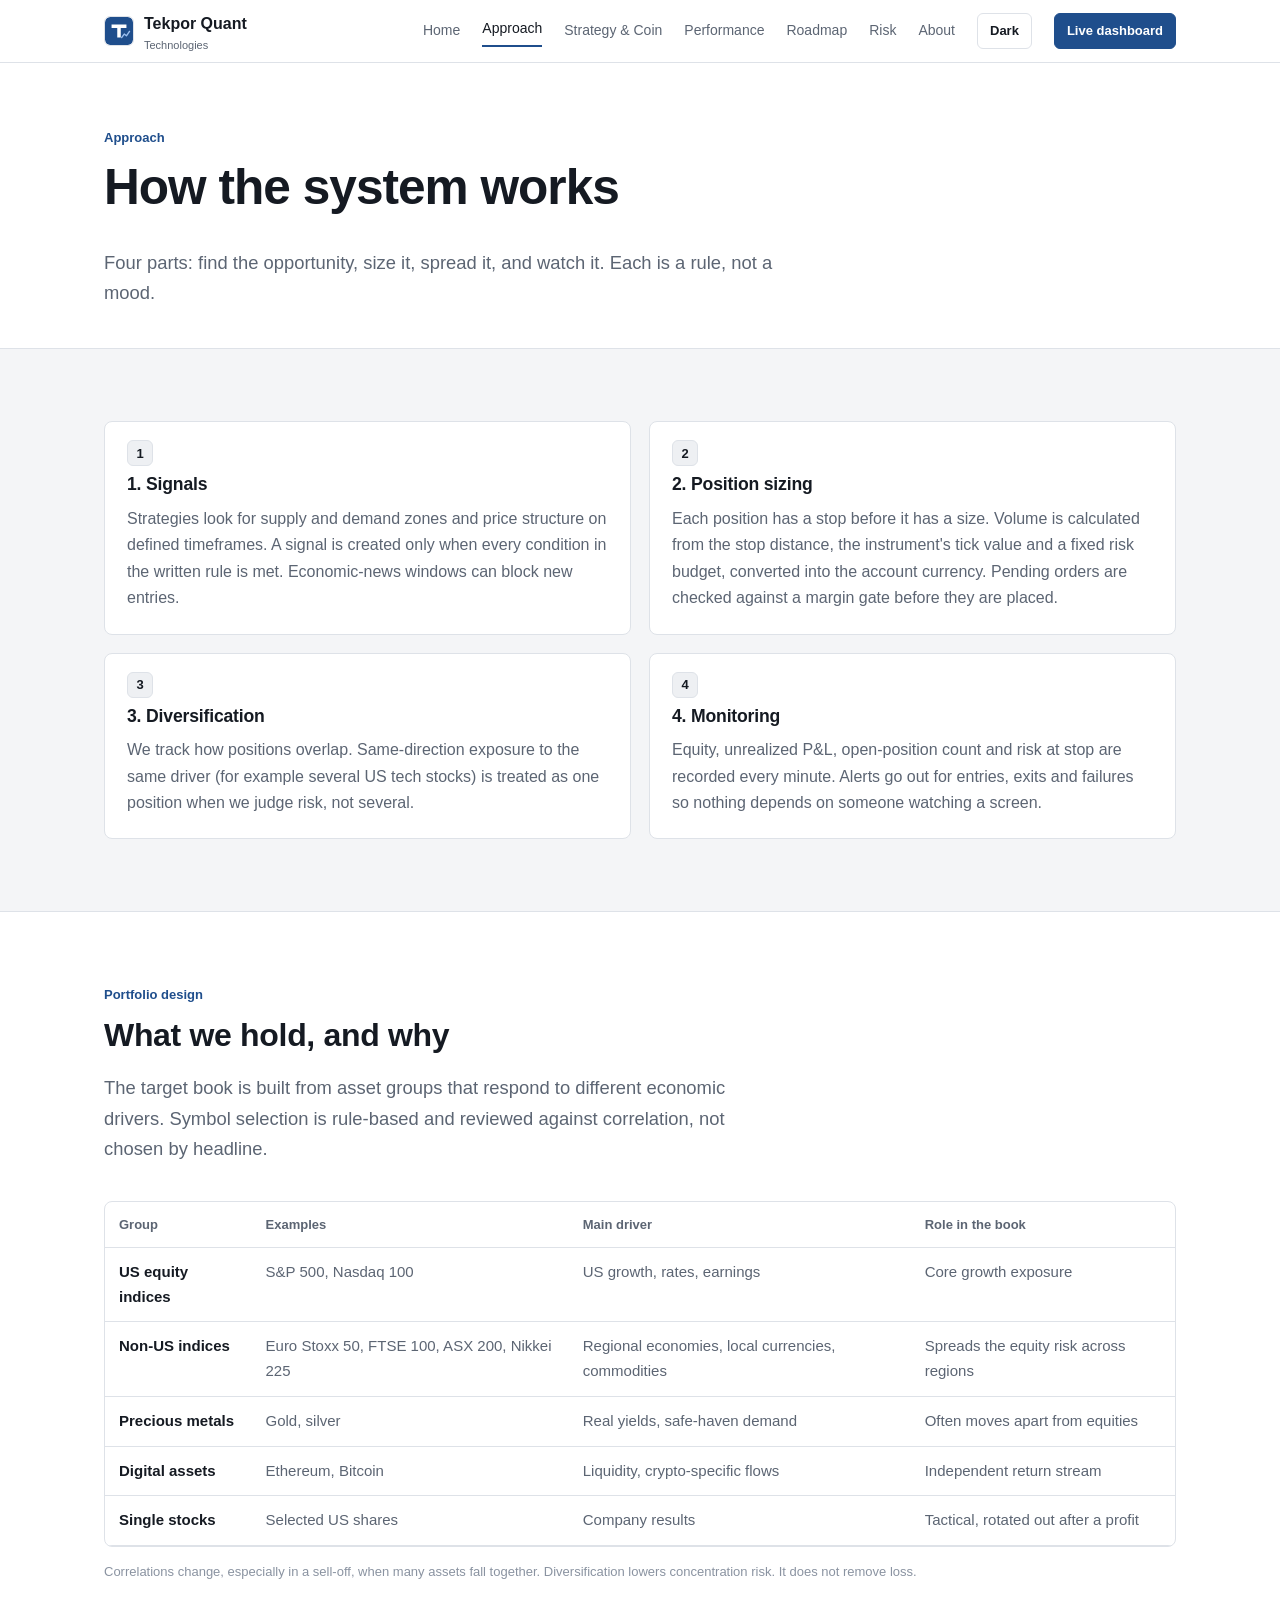
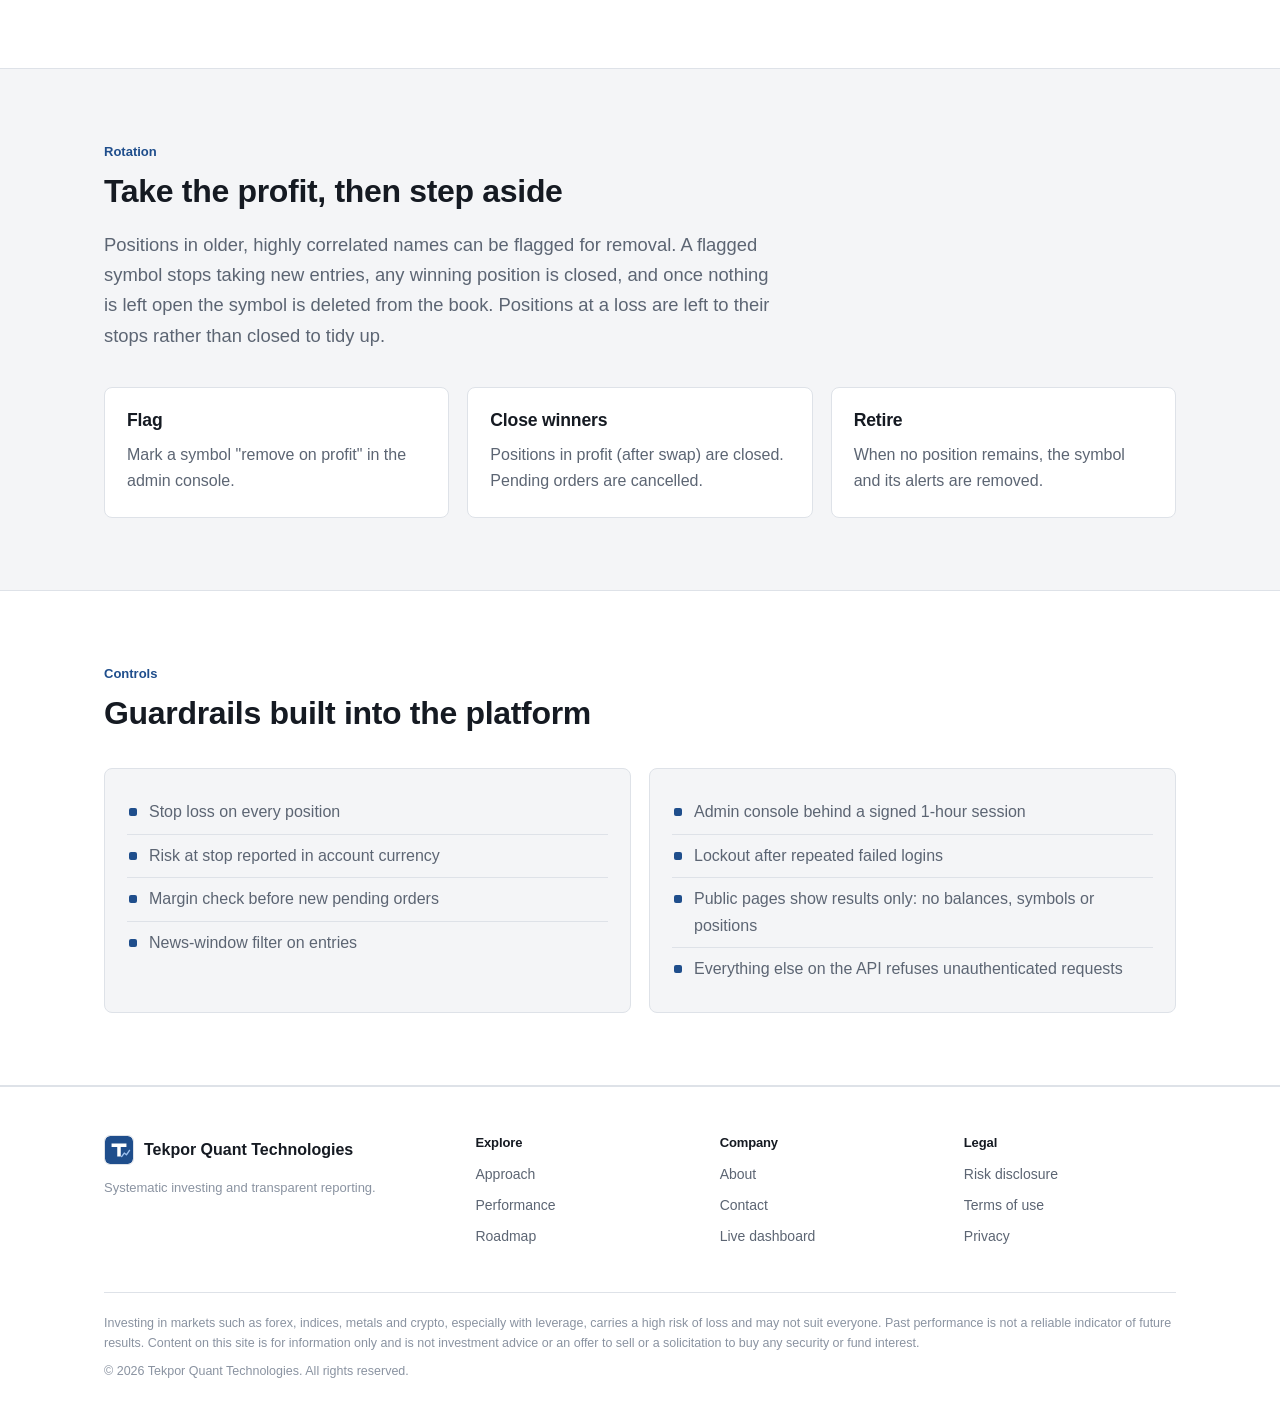
<file: solutions.html>
<!DOCTYPE html>
<html lang="en" data-theme="dark">
<head>
<meta charset="UTF-8">
<meta name="viewport" content="width=device-width, initial-scale=1.0">
<title>Approach — Tekpor Quant Technologies</title>
<meta name="description" content="How Tekpor Quant builds, sizes, diversifies and monitors its automated investment strategies.">
<link rel="icon" type="image/svg+xml" href="assets/favicon.svg">
<script>try{var t=localStorage.getItem("tqt_theme");if(t!=="light"&&t!=="dark")t=matchMedia("(prefers-color-scheme: dark)").matches?"dark":"light";document.documentElement.setAttribute("data-theme",t)}catch(e){}</script>
<link rel="stylesheet" href="assets/styles.css">
<script src="assets/site.js" defer></script>
</head>
<body>
<header class="nav">
  <div class="wrap">
    <a class="brand" href="index.html"><img src="assets/logo.svg" alt=""><span>Tekpor Quant<small>Technologies</small></span></a>
    <nav class="links" id="links">
      <a class="l" href="index.html">Home</a>
      <a class="l on" href="solutions.html">Approach</a>
      <a class="l" href="strategy.html">Strategy &amp; Coin</a>
      <a class="l" href="performance.html">Performance</a>
      <a class="l" href="roadmap.html">Roadmap</a>
      <a class="l" href="risk.html">Risk</a>
      <a class="l" href="about.html">About</a>
      <button class="btn sm" id="theme-btn" type="button" aria-label="Toggle light and dark theme">Light</button>
      <a class="btn sm primary" href="https://dashboard.tekporquant.live">Live dashboard</a>
    </nav>
    <button class="btn sm menu-btn" id="menu-btn" type="button" aria-label="Menu">Menu</button>
  </div>
</header>

<main>
<div class="page-hero"><div class="wrap">
  <div class="eyebrow">Approach</div>
  <h1>How the system works</h1>
  <p class="lead">Four parts: find the opportunity, size it, spread it, and watch it. Each is a rule, not a mood.</p>
</div></div>

<section>
  <div class="wrap">
    <div class="grid g2 steps">
      <div class="card"><h3>1. Signals</h3><p>Strategies look for supply and demand zones and price structure on defined timeframes. A signal is created only when every condition in the written rule is met. Economic-news windows can block new entries.</p></div>
      <div class="card"><h3>2. Position sizing</h3><p>Each position has a stop before it has a size. Volume is calculated from the stop distance, the instrument's tick value and a fixed risk budget, converted into the account currency. Pending orders are checked against a margin gate before they are placed.</p></div>
      <div class="card"><h3>3. Diversification</h3><p>We track how positions overlap. Same-direction exposure to the same driver (for example several US tech stocks) is treated as one position when we judge risk, not several.</p></div>
      <div class="card"><h3>4. Monitoring</h3><p>Equity, unrealized P&amp;L, open-position count and risk at stop are recorded every minute. Alerts go out for entries, exits and failures so nothing depends on someone watching a screen.</p></div>
    </div>
  </div>
</section>

<section class="sec-alt">
  <div class="wrap">
    <div class="head">
      <div class="eyebrow">Portfolio design</div>
      <h2>What we hold, and why</h2>
      <p class="lead">The target book is built from asset groups that respond to different economic drivers. Symbol selection is rule-based and reviewed against correlation, not chosen by headline.</p>
    </div>
    <div class="tbl">
      <table>
        <thead><tr><th>Group</th><th>Examples</th><th>Main driver</th><th>Role in the book</th></tr></thead>
        <tbody>
          <tr><td>US equity indices</td><td>S&amp;P 500, Nasdaq 100</td><td>US growth, rates, earnings</td><td>Core growth exposure</td></tr>
          <tr><td>Non-US indices</td><td>Euro Stoxx 50, FTSE 100, ASX 200, Nikkei 225</td><td>Regional economies, local currencies, commodities</td><td>Spreads the equity risk across regions</td></tr>
          <tr><td>Precious metals</td><td>Gold, silver</td><td>Real yields, safe-haven demand</td><td>Often moves apart from equities</td></tr>
          <tr><td>Digital assets</td><td>Ethereum, Bitcoin</td><td>Liquidity, crypto-specific flows</td><td>Independent return stream</td></tr>
          <tr><td>Single stocks</td><td>Selected US shares</td><td>Company results</td><td>Tactical, rotated out after a profit</td></tr>
        </tbody>
      </table>
    </div>
    <p class="note" style="margin-top:14px">Correlations change, especially in a sell-off, when many assets fall together. Diversification lowers concentration risk. It does not remove loss.</p>
  </div>
</section>

<section>
  <div class="wrap">
    <div class="head">
      <div class="eyebrow">Rotation</div>
      <h2>Take the profit, then step aside</h2>
      <p class="lead">Positions in older, highly correlated names can be flagged for removal. A flagged symbol stops taking new entries, any winning position is closed, and once nothing is left open the symbol is deleted from the book. Positions at a loss are left to their stops rather than closed to tidy up.</p>
    </div>
    <div class="grid g3">
      <div class="card"><h3>Flag</h3><p>Mark a symbol "remove on profit" in the admin console.</p></div>
      <div class="card"><h3>Close winners</h3><p>Positions in profit (after swap) are closed. Pending orders are cancelled.</p></div>
      <div class="card"><h3>Retire</h3><p>When no position remains, the symbol and its alerts are removed.</p></div>
    </div>
  </div>
</section>

<section class="sec-alt">
  <div class="wrap">
    <div class="head"><div class="eyebrow">Controls</div><h2>Guardrails built into the platform</h2></div>
    <div class="grid g2">
      <div class="card"><ul class="ticks">
        <li>Stop loss on every position</li>
        <li>Risk at stop reported in account currency</li>
        <li>Margin check before new pending orders</li>
        <li>News-window filter on entries</li>
      </ul></div>
      <div class="card"><ul class="ticks">
        <li>Admin console behind a signed 1-hour session</li>
        <li>Lockout after repeated failed logins</li>
        <li>Public pages show results only: no balances, symbols or positions</li>
        <li>Everything else on the API refuses unauthenticated requests</li>
      </ul></div>
    </div>
  </div>
</section>
</main>

<footer>
  <div class="wrap">
    <div class="cols">
      <div><div class="brand" style="margin-bottom:12px"><img src="assets/logo.svg" alt=""><span>Tekpor Quant Technologies</span></div><p class="note">Systematic investing and transparent reporting.</p></div>
      <div><h4>Explore</h4><ul><li><a href="solutions.html">Approach</a></li><li><a href="performance.html">Performance</a></li><li><a href="roadmap.html">Roadmap</a></li></ul></div>
      <div><h4>Company</h4><ul><li><a href="about.html">About</a></li><li><a href="about.html#contact">Contact</a></li><li><a href="https://dashboard.tekporquant.live">Live dashboard</a></li></ul></div>
      <div><h4>Legal</h4><ul><li><a href="risk.html">Risk disclosure</a></li><li><a href="risk.html#terms">Terms of use</a></li><li><a href="risk.html#privacy">Privacy</a></li></ul></div>
    </div>
    <div class="fine">
      <p>Investing in markets such as forex, indices, metals and crypto, especially with leverage, carries a high risk of loss and may not suit everyone. Past performance is not a reliable indicator of future results. Content on this site is for information only and is not investment advice or an offer to sell or a solicitation to buy any security or fund interest.</p>
      <p>© <span id="year">2026</span> Tekpor Quant Technologies. All rights reserved.</p>
    </div>
  </div>
</footer>
</body>
</html>
</file>
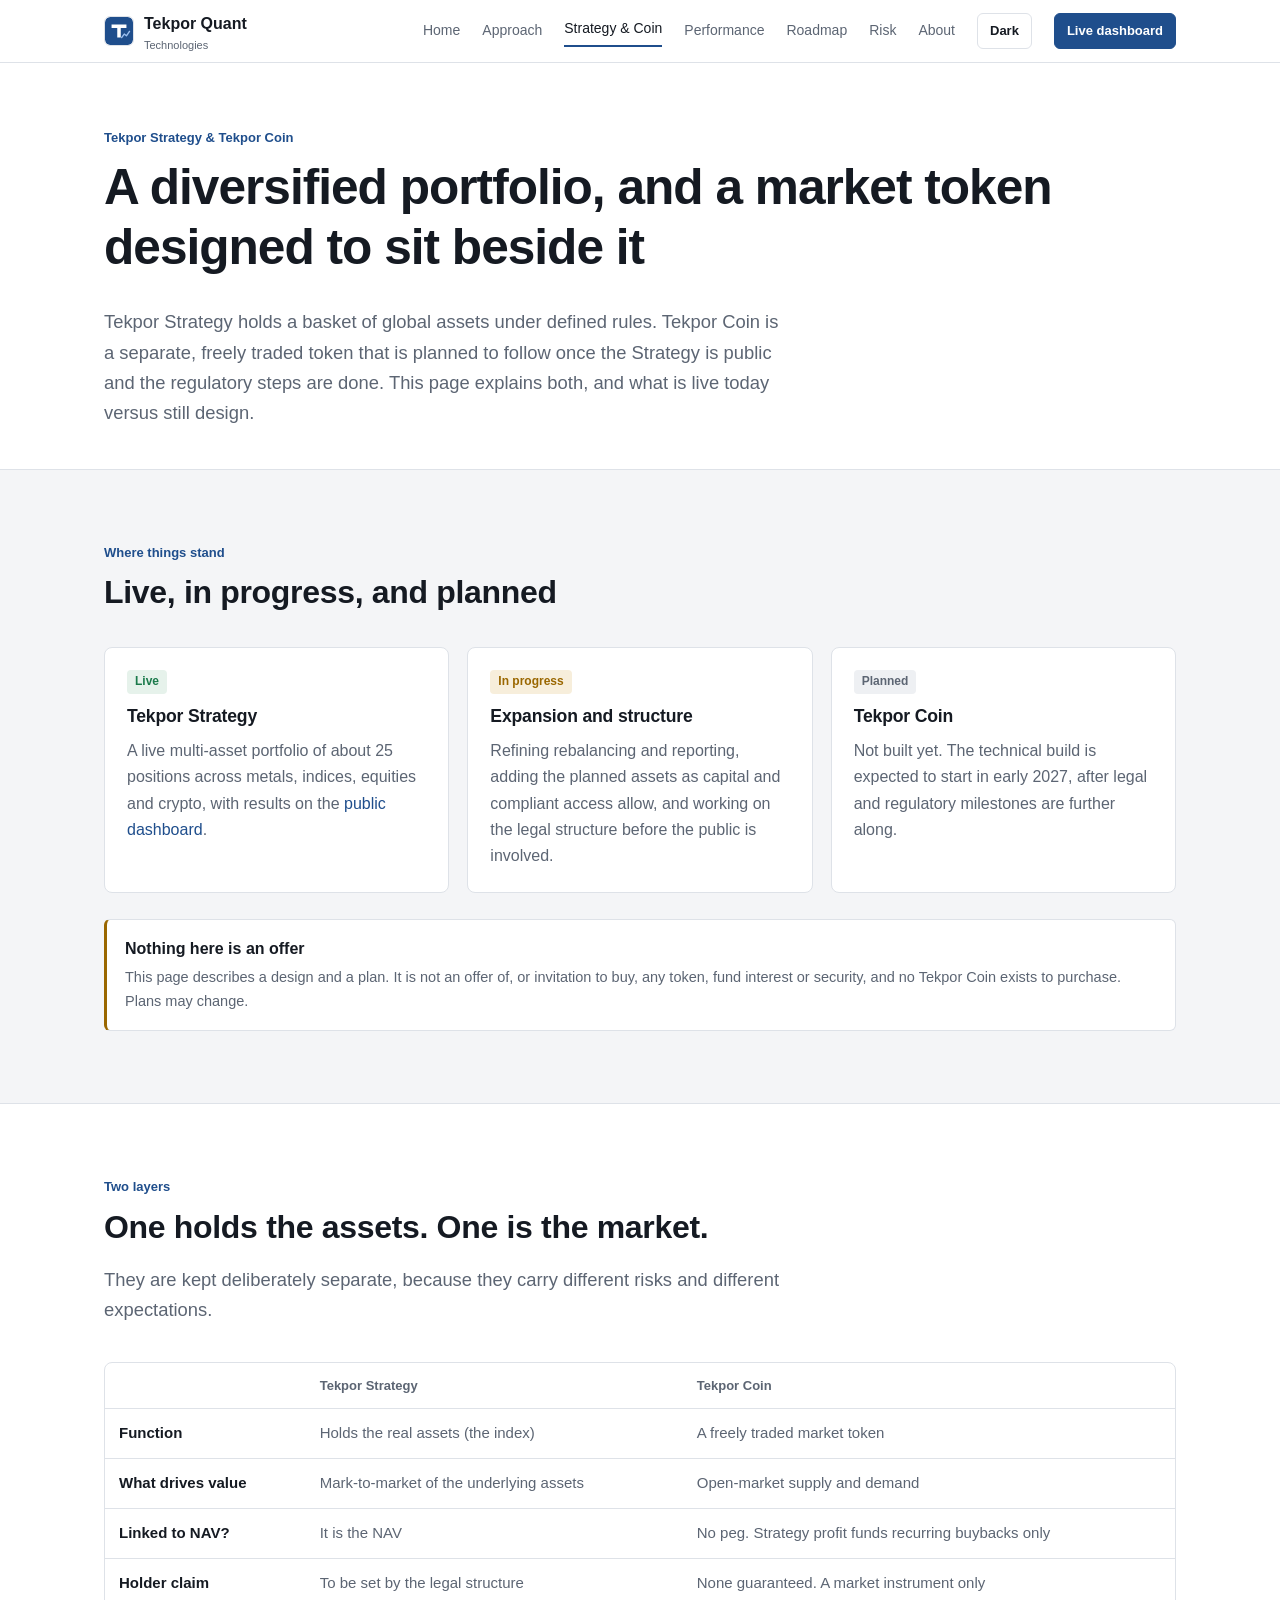
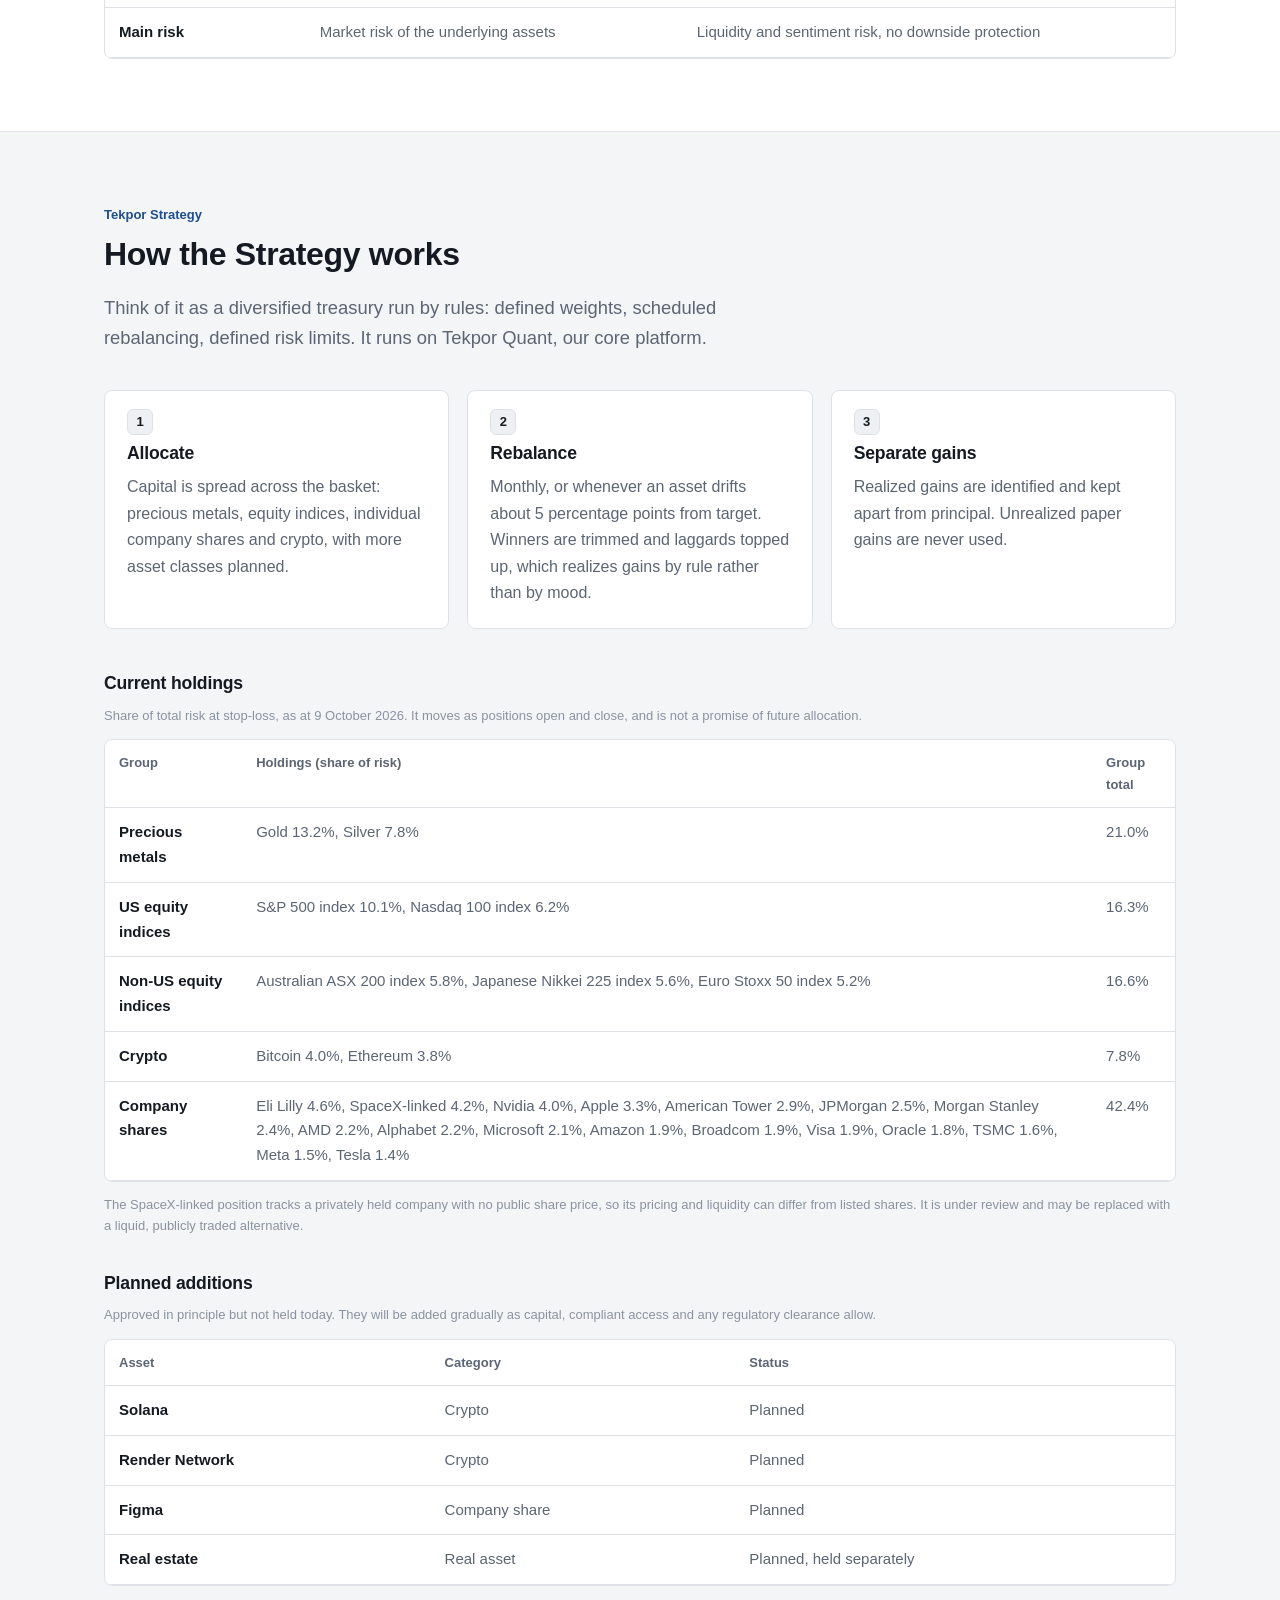
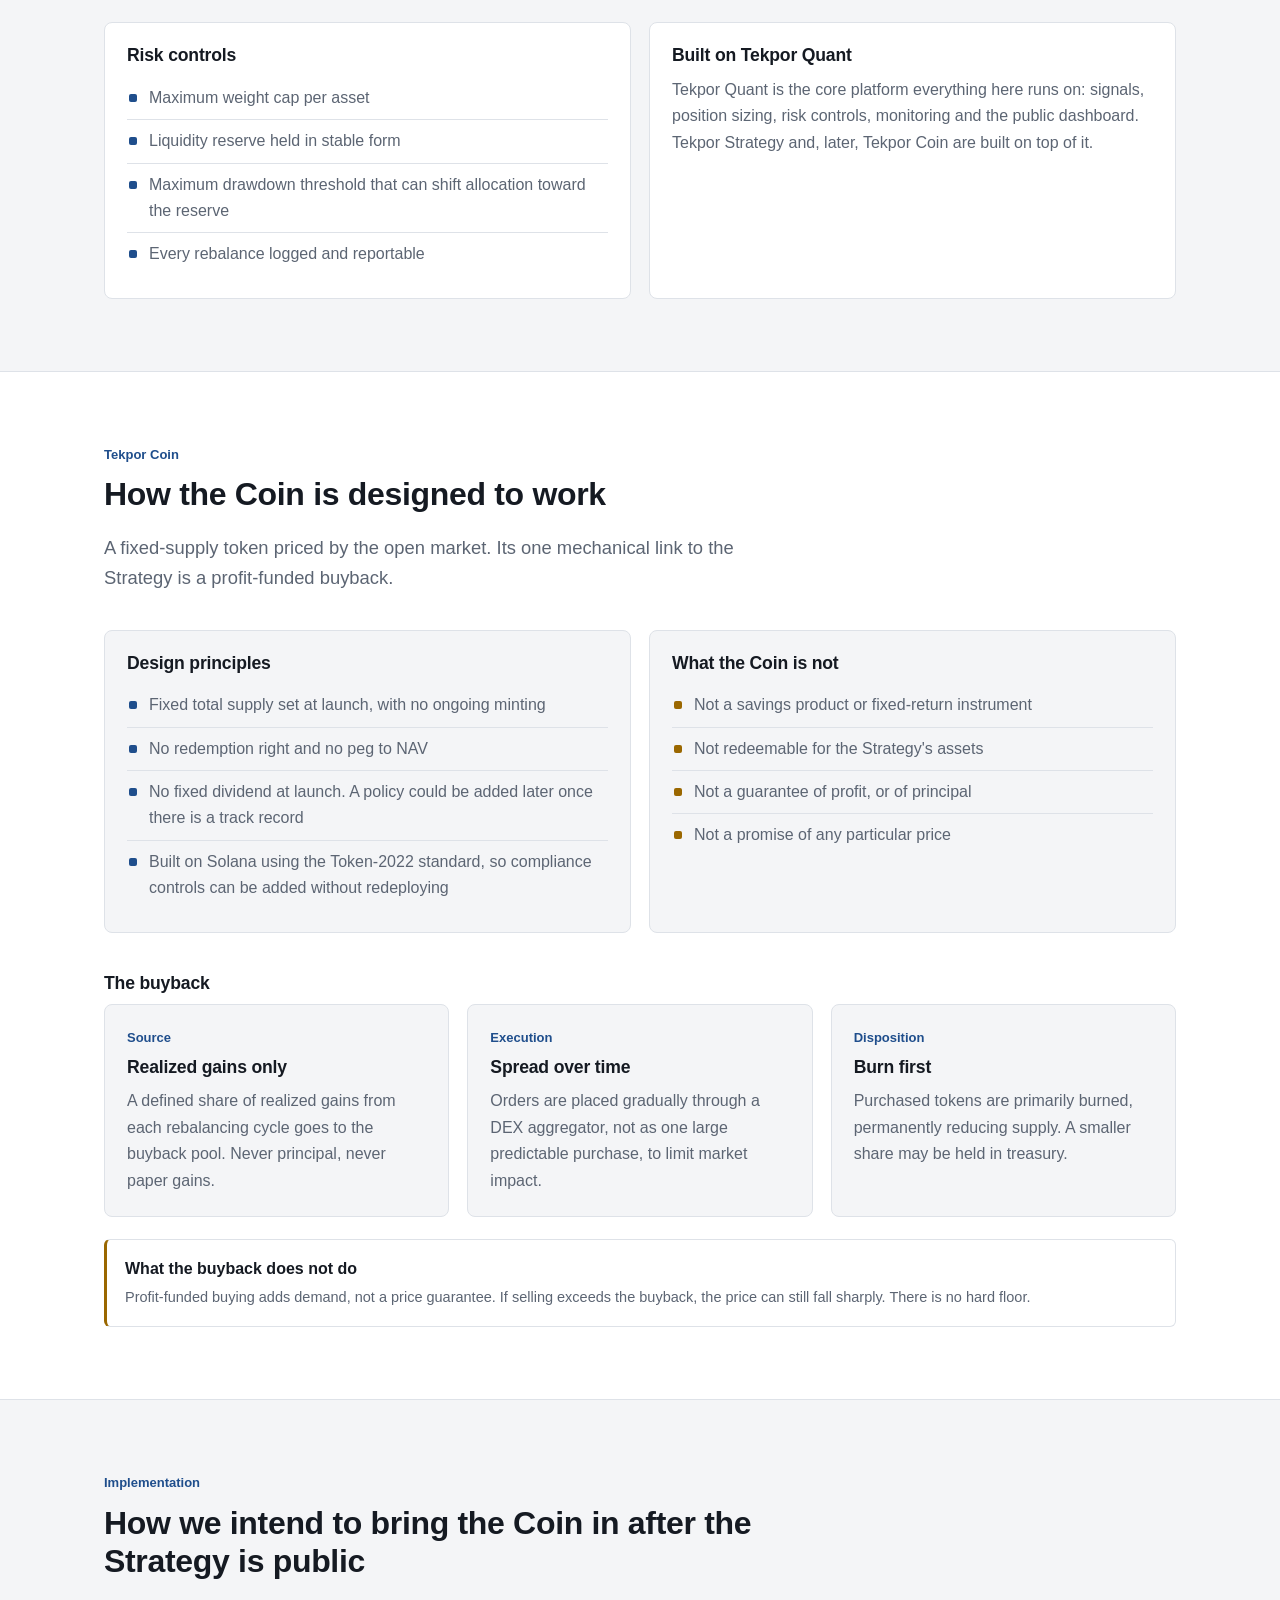
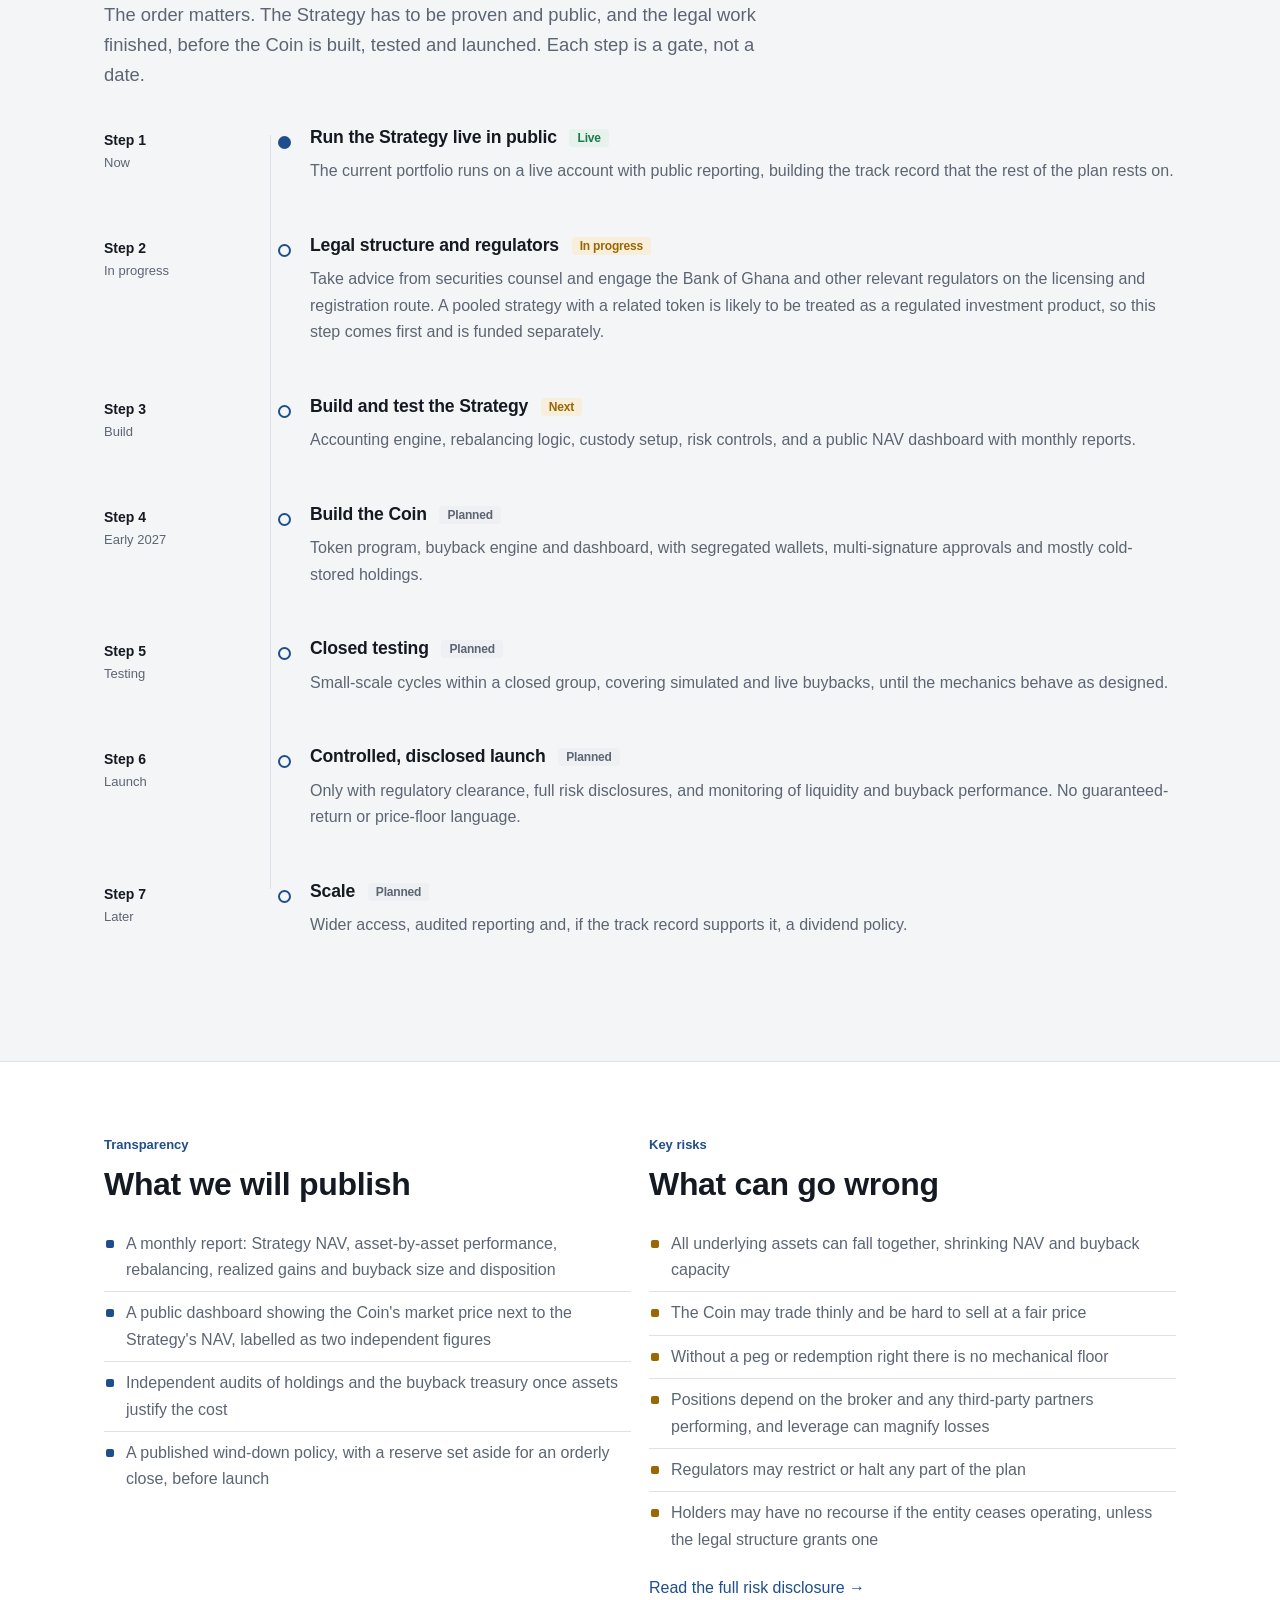
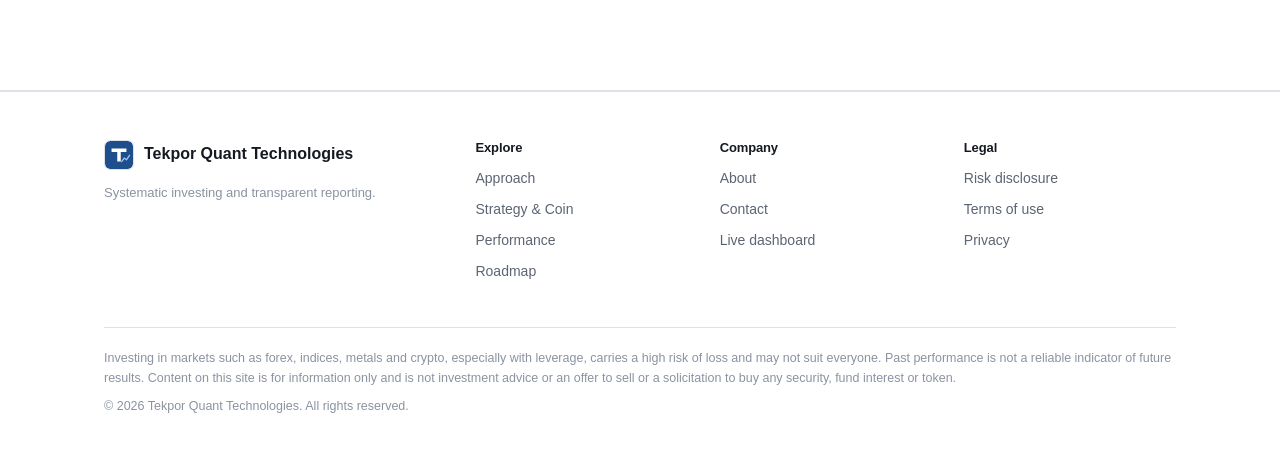
<file: strategy.html>
<!DOCTYPE html>
<html lang="en" data-theme="dark">
<head>
<meta charset="UTF-8">
<meta name="viewport" content="width=device-width, initial-scale=1.0">
<title>Tekpor Strategy &amp; Tekpor Coin — Tekpor Quant Technologies</title>
<meta name="description" content="How Tekpor Strategy, a diversified multi-asset portfolio, is designed to work, and how Tekpor Coin is planned to follow once the Strategy is public and regulatory steps are complete.">
<link rel="icon" type="image/svg+xml" href="assets/favicon.svg">
<script>try{var t=localStorage.getItem("tqt_theme");if(t!=="light"&&t!=="dark")t=matchMedia("(prefers-color-scheme: dark)").matches?"dark":"light";document.documentElement.setAttribute("data-theme",t)}catch(e){}</script>
<link rel="stylesheet" href="assets/styles.css">
<script src="assets/site.js" defer></script>
</head>
<body>
<header class="nav">
  <div class="wrap">
    <a class="brand" href="index.html"><img src="assets/logo.svg" alt=""><span>Tekpor Quant<small>Technologies</small></span></a>
    <nav class="links" id="links">
      <a class="l" href="index.html">Home</a>
      <a class="l" href="solutions.html">Approach</a>
      <a class="l on" href="strategy.html">Strategy &amp; Coin</a>
      <a class="l" href="performance.html">Performance</a>
      <a class="l" href="roadmap.html">Roadmap</a>
      <a class="l" href="risk.html">Risk</a>
      <a class="l" href="about.html">About</a>
      <button class="btn sm" id="theme-btn" type="button" aria-label="Toggle light and dark theme">Light</button>
      <a class="btn sm primary" href="https://dashboard.tekporquant.live">Live dashboard</a>
    </nav>
    <button class="btn sm menu-btn" id="menu-btn" type="button" aria-label="Menu">Menu</button>
  </div>
</header>

<main>
<div class="page-hero"><div class="wrap">
  <div class="eyebrow">Tekpor Strategy &amp; Tekpor Coin</div>
  <h1>A diversified portfolio, and a market token designed to sit beside it</h1>
  <p class="lead">Tekpor Strategy holds a basket of global assets under defined rules. Tekpor Coin is a separate, freely traded token that is planned to follow once the Strategy is public and the regulatory steps are done. This page explains both, and what is live today versus still design.</p>
</div></div>

<section>
  <div class="wrap">
    <div class="head"><div class="eyebrow">Where things stand</div><h2>Live, in progress, and planned</h2></div>
    <div class="grid g3">
      <div class="card"><span class="status live" style="margin:0 0 12px;display:inline-block">Live</span><h3>Tekpor Strategy</h3><p>A live multi-asset portfolio of about 25 positions across metals, indices, equities and crypto, with results on the <a href="https://dashboard.tekporquant.live">public dashboard</a>.</p></div>
      <div class="card"><span class="status next" style="margin:0 0 12px;display:inline-block">In progress</span><h3>Expansion and structure</h3><p>Refining rebalancing and reporting, adding the planned assets as capital and compliant access allow, and working on the legal structure before the public is involved.</p></div>
      <div class="card"><span class="status later" style="margin:0 0 12px;display:inline-block">Planned</span><h3>Tekpor Coin</h3><p>Not built yet. The technical build is expected to start in early 2027, after legal and regulatory milestones are further along.</p></div>
    </div>
    <div class="callout" style="margin-top:26px"><strong>Nothing here is an offer</strong><p>This page describes a design and a plan. It is not an offer of, or invitation to buy, any token, fund interest or security, and no Tekpor Coin exists to purchase. Plans may change.</p></div>
  </div>
</section>

<section class="sec-alt">
  <div class="wrap">
    <div class="head">
      <div class="eyebrow">Two layers</div>
      <h2>One holds the assets. One is the market.</h2>
      <p class="lead">They are kept deliberately separate, because they carry different risks and different expectations.</p>
    </div>
    <div class="tbl">
      <table>
        <thead><tr><th></th><th>Tekpor Strategy</th><th>Tekpor Coin</th></tr></thead>
        <tbody>
          <tr><td>Function</td><td>Holds the real assets (the index)</td><td>A freely traded market token</td></tr>
          <tr><td>What drives value</td><td>Mark-to-market of the underlying assets</td><td>Open-market supply and demand</td></tr>
          <tr><td>Linked to NAV?</td><td>It is the NAV</td><td>No peg. Strategy profit funds recurring buybacks only</td></tr>
          <tr><td>Holder claim</td><td>To be set by the legal structure</td><td>None guaranteed. A market instrument only</td></tr>
          <tr><td>Main risk</td><td>Market risk of the underlying assets</td><td>Liquidity and sentiment risk, no downside protection</td></tr>
        </tbody>
      </table>
    </div>
  </div>
</section>

<section>
  <div class="wrap">
    <div class="head">
      <div class="eyebrow">Tekpor Strategy</div>
      <h2>How the Strategy works</h2>
      <p class="lead">Think of it as a diversified treasury run by rules: defined weights, scheduled rebalancing, defined risk limits. It runs on Tekpor Quant, our core platform.</p>
    </div>
    <div class="grid g3 steps">
      <div class="card"><h3>Allocate</h3><p>Capital is spread across the basket: precious metals, equity indices, individual company shares and crypto, with more asset classes planned.</p></div>
      <div class="card"><h3>Rebalance</h3><p>Monthly, or whenever an asset drifts about 5 percentage points from target. Winners are trimmed and laggards topped up, which realizes gains by rule rather than by mood.</p></div>
      <div class="card"><h3>Separate gains</h3><p>Realized gains are identified and kept apart from principal. Unrealized paper gains are never used.</p></div>
    </div>

    <h3 style="margin-top:44px">Current holdings</h3>
    <p class="note">Share of total risk at stop-loss, as at 9 October 2026. It moves as positions open and close, and is not a promise of future allocation.</p>
    <div class="tbl">
      <table>
        <thead><tr><th>Group</th><th>Holdings (share of risk)</th><th>Group total</th></tr></thead>
        <tbody>
          <tr><td>Precious metals</td><td>Gold 13.2%, Silver 7.8%</td><td>21.0%</td></tr>
          <tr><td>US equity indices</td><td>S&amp;P 500 index 10.1%, Nasdaq 100 index 6.2%</td><td>16.3%</td></tr>
          <tr><td>Non-US equity indices</td><td>Australian ASX 200 index 5.8%, Japanese Nikkei 225 index 5.6%, Euro Stoxx 50 index 5.2%</td><td>16.6%</td></tr>
          <tr><td>Crypto</td><td>Bitcoin 4.0%, Ethereum 3.8%</td><td>7.8%</td></tr>
          <tr><td>Company shares</td><td>Eli Lilly 4.6%, SpaceX-linked 4.2%, Nvidia 4.0%, Apple 3.3%, American Tower 2.9%, JPMorgan 2.5%, Morgan Stanley 2.4%, AMD 2.2%, Alphabet 2.2%, Microsoft 2.1%, Amazon 1.9%, Broadcom 1.9%, Visa 1.9%, Oracle 1.8%, TSMC 1.6%, Meta 1.5%, Tesla 1.4%</td><td>42.4%</td></tr>
        </tbody>
      </table>
    </div>
    <p class="note" style="margin-top:12px">The SpaceX-linked position tracks a privately held company with no public share price, so its pricing and liquidity can differ from listed shares. It is under review and may be replaced with a liquid, publicly traded alternative.</p>

    <h3 style="margin-top:36px">Planned additions</h3>
    <p class="note">Approved in principle but not held today. They will be added gradually as capital, compliant access and any regulatory clearance allow.</p>
    <div class="tbl">
      <table>
        <thead><tr><th>Asset</th><th>Category</th><th>Status</th></tr></thead>
        <tbody>
          <tr><td>Solana</td><td>Crypto</td><td>Planned</td></tr>
          <tr><td>Render Network</td><td>Crypto</td><td>Planned</td></tr>
          <tr><td>Figma</td><td>Company share</td><td>Planned</td></tr>
          <tr><td>Real estate</td><td>Real asset</td><td>Planned, held separately</td></tr>
        </tbody>
      </table>
    </div>

    <div class="grid g2" style="margin-top:36px">
      <div class="card"><h3>Risk controls</h3><ul class="ticks">
        <li>Maximum weight cap per asset</li>
        <li>Liquidity reserve held in stable form</li>
        <li>Maximum drawdown threshold that can shift allocation toward the reserve</li>
        <li>Every rebalance logged and reportable</li>
      </ul></div>
      <div class="card"><h3>Built on Tekpor Quant</h3><p>Tekpor Quant is the core platform everything here runs on: signals, position sizing, risk controls, monitoring and the public dashboard. Tekpor Strategy and, later, Tekpor Coin are built on top of it.</p></div>
    </div>
  </div>
</section>

<section class="sec-alt">
  <div class="wrap">
    <div class="head">
      <div class="eyebrow">Tekpor Coin</div>
      <h2>How the Coin is designed to work</h2>
      <p class="lead">A fixed-supply token priced by the open market. Its one mechanical link to the Strategy is a profit-funded buyback.</p>
    </div>
    <div class="grid g2">
      <div class="card"><h3>Design principles</h3><ul class="ticks">
        <li>Fixed total supply set at launch, with no ongoing minting</li>
        <li>No redemption right and no peg to NAV</li>
        <li>No fixed dividend at launch. A policy could be added later once there is a track record</li>
        <li>Built on Solana using the Token-2022 standard, so compliance controls can be added without redeploying</li>
      </ul></div>
      <div class="card"><h3>What the Coin is not</h3><ul class="ticks warn">
        <li>Not a savings product or fixed-return instrument</li>
        <li>Not redeemable for the Strategy's assets</li>
        <li>Not a guarantee of profit, or of principal</li>
        <li>Not a promise of any particular price</li>
      </ul></div>
    </div>

    <h3 style="margin-top:40px">The buyback</h3>
    <div class="grid g3">
      <div class="card"><div class="num">Source</div><h3>Realized gains only</h3><p>A defined share of realized gains from each rebalancing cycle goes to the buyback pool. Never principal, never paper gains.</p></div>
      <div class="card"><div class="num">Execution</div><h3>Spread over time</h3><p>Orders are placed gradually through a DEX aggregator, not as one large predictable purchase, to limit market impact.</p></div>
      <div class="card"><div class="num">Disposition</div><h3>Burn first</h3><p>Purchased tokens are primarily burned, permanently reducing supply. A smaller share may be held in treasury.</p></div>
    </div>
    <div class="callout" style="margin-top:22px"><strong>What the buyback does not do</strong><p>Profit-funded buying adds demand, not a price guarantee. If selling exceeds the buyback, the price can still fall sharply. There is no hard floor.</p></div>
  </div>
</section>

<section>
  <div class="wrap">
    <div class="head">
      <div class="eyebrow">Implementation</div>
      <h2>How we intend to bring the Coin in after the Strategy is public</h2>
      <p class="lead">The order matters. The Strategy has to be proven and public, and the legal work finished, before the Coin is built, tested and launched. Each step is a gate, not a date.</p>
    </div>
    <ol class="timeline">
      <li class="done"><div class="when">Step 1<small>Now</small></div><div class="body"><h3>Run the Strategy live in public <span class="status live">Live</span></h3><p>The current portfolio runs on a live account with public reporting, building the track record that the rest of the plan rests on.</p></div></li>
      <li><div class="when">Step 2<small>In progress</small></div><div class="body"><h3>Legal structure and regulators <span class="status next">In progress</span></h3><p>Take advice from securities counsel and engage the Bank of Ghana and other relevant regulators on the licensing and registration route. A pooled strategy with a related token is likely to be treated as a regulated investment product, so this step comes first and is funded separately.</p></div></li>
      <li><div class="when">Step 3<small>Build</small></div><div class="body"><h3>Build and test the Strategy <span class="status next">Next</span></h3><p>Accounting engine, rebalancing logic, custody setup, risk controls, and a public NAV dashboard with monthly reports.</p></div></li>
      <li><div class="when">Step 4<small>Early 2027</small></div><div class="body"><h3>Build the Coin <span class="status later">Planned</span></h3><p>Token program, buyback engine and dashboard, with segregated wallets, multi-signature approvals and mostly cold-stored holdings.</p></div></li>
      <li><div class="when">Step 5<small>Testing</small></div><div class="body"><h3>Closed testing <span class="status later">Planned</span></h3><p>Small-scale cycles within a closed group, covering simulated and live buybacks, until the mechanics behave as designed.</p></div></li>
      <li><div class="when">Step 6<small>Launch</small></div><div class="body"><h3>Controlled, disclosed launch <span class="status later">Planned</span></h3><p>Only with regulatory clearance, full risk disclosures, and monitoring of liquidity and buyback performance. No guaranteed-return or price-floor language.</p></div></li>
      <li><div class="when">Step 7<small>Later</small></div><div class="body"><h3>Scale <span class="status later">Planned</span></h3><p>Wider access, audited reporting and, if the track record supports it, a dividend policy.</p></div></li>
    </ol>
  </div>
</section>

<section class="sec-alt">
  <div class="wrap">
    <div class="grid g2">
      <div>
        <div class="eyebrow">Transparency</div>
        <h2>What we will publish</h2>
        <ul class="ticks">
          <li>A monthly report: Strategy NAV, asset-by-asset performance, rebalancing, realized gains and buyback size and disposition</li>
          <li>A public dashboard showing the Coin's market price next to the Strategy's NAV, labelled as two independent figures</li>
          <li>Independent audits of holdings and the buyback treasury once assets justify the cost</li>
          <li>A published wind-down policy, with a reserve set aside for an orderly close, before launch</li>
        </ul>
      </div>
      <div>
        <div class="eyebrow">Key risks</div>
        <h2>What can go wrong</h2>
        <ul class="ticks warn">
          <li>All underlying assets can fall together, shrinking NAV and buyback capacity</li>
          <li>The Coin may trade thinly and be hard to sell at a fair price</li>
          <li>Without a peg or redemption right there is no mechanical floor</li>
          <li>Positions depend on the broker and any third-party partners performing, and leverage can magnify losses</li>
          <li>Regulators may restrict or halt any part of the plan</li>
          <li>Holders may have no recourse if the entity ceases operating, unless the legal structure grants one</li>
        </ul>
        <p style="margin-top:14px"><a href="risk.html">Read the full risk disclosure →</a></p>
      </div>
    </div>
  </div>
</section>
</main>

<footer>
  <div class="wrap">
    <div class="cols">
      <div><div class="brand" style="margin-bottom:12px"><img src="assets/logo.svg" alt=""><span>Tekpor Quant Technologies</span></div><p class="note">Systematic investing and transparent reporting.</p></div>
      <div><h4>Explore</h4><ul><li><a href="solutions.html">Approach</a></li><li><a href="strategy.html">Strategy &amp; Coin</a></li><li><a href="performance.html">Performance</a></li><li><a href="roadmap.html">Roadmap</a></li></ul></div>
      <div><h4>Company</h4><ul><li><a href="about.html">About</a></li><li><a href="about.html#contact">Contact</a></li><li><a href="https://dashboard.tekporquant.live">Live dashboard</a></li></ul></div>
      <div><h4>Legal</h4><ul><li><a href="risk.html">Risk disclosure</a></li><li><a href="risk.html#terms">Terms of use</a></li><li><a href="risk.html#privacy">Privacy</a></li></ul></div>
    </div>
    <div class="fine">
      <p>Investing in markets such as forex, indices, metals and crypto, especially with leverage, carries a high risk of loss and may not suit everyone. Past performance is not a reliable indicator of future results. Content on this site is for information only and is not investment advice or an offer to sell or a solicitation to buy any security, fund interest or token.</p>
      <p>© <span id="year">2026</span> Tekpor Quant Technologies. All rights reserved.</p>
    </div>
  </div>
</footer>
</body>
</html>
</file>
<file: assets/styles.css>
/* Tekpor Quant Technologies — slate & ink palette, light + dark.
   One accent; colour is used only for meaning (gain / loss / caution). */

:root {
  --bg: #F4F5F7;
  --surface: #FFFFFF;
  --surface-2: #EEF0F3;
  --border: #DEE2E8;
  --text: #151A22;
  --muted: #5C6573;
  --faint: #8A93A1;
  --accent: #1F4E8C;
  --accent-text: #FFFFFF;
  --up: #1B7A4B;
  --down: #B3382F;
  --warn: #9A6700;
  --up-bg: #E6F2EB;
  --down-bg: #F8E9E7;
  --warn-bg: #F7EEDB;
  --font: -apple-system, BlinkMacSystemFont, "Segoe UI", Roboto, "Helvetica Neue", Arial, sans-serif;
  --maxw: 1120px;
  color-scheme: light;
}

:root[data-theme="dark"] {
  --bg: #0E1116;
  --surface: #161A21;
  --surface-2: #1B2029;
  --border: #272D37;
  --text: #E6E9EF;
  --muted: #8B94A4;
  --faint: #69727F;
  --accent: #6C9BD8;
  --accent-text: #0E1116;
  --up: #3DB07A;
  --down: #E26A61;
  --warn: #D29922;
  --up-bg: #12261D;
  --down-bg: #2A1715;
  --warn-bg: #2A2312;
  color-scheme: dark;
}

* { box-sizing: border-box; }
html { scroll-behavior: smooth; }
body {
  margin: 0; background: var(--bg); color: var(--text);
  font-family: var(--font); font-size: 16px; line-height: 1.65;
  font-variant-numeric: tabular-nums; -webkit-font-smoothing: antialiased;
}
a { color: var(--accent); text-decoration: none; }
a:hover { text-decoration: underline; }
img { max-width: 100%; display: block; }
h1, h2, h3, h4 { line-height: 1.2; margin: 0 0 .6em; letter-spacing: -.01em; font-weight: 600; }
h1 { font-size: clamp(2rem, 4.4vw, 3.1rem); letter-spacing: -.02em; }
h2 { font-size: clamp(1.5rem, 2.6vw, 2rem); }
h3 { font-size: 1.1rem; }
p { margin: 0 0 1em; color: var(--muted); }
strong { color: var(--text); font-weight: 600; }

.wrap { max-width: var(--maxw); margin: 0 auto; padding: 0 24px; }
section { padding: 72px 0; }
.sec-alt { background: var(--surface); border-top: 1px solid var(--border); border-bottom: 1px solid var(--border); }
.eyebrow { font-size: 13px; color: var(--accent); font-weight: 600; margin-bottom: 10px; }
.lead { font-size: 1.15rem; color: var(--muted); max-width: 680px; }
.head { max-width: 680px; margin-bottom: 36px; }

/* Nav */
.nav { position: sticky; top: 0; z-index: 20; background: var(--surface); border-bottom: 1px solid var(--border); }
.nav .wrap { display: flex; align-items: center; justify-content: space-between; height: 62px; gap: 16px; }
.brand { display: flex; align-items: center; gap: 10px; color: var(--text); font-weight: 600; }
.brand:hover { text-decoration: none; }
.brand img { width: 30px; height: 30px; border-radius: 6px; border: 1px solid var(--border); }
.brand small { display: block; font-size: 11px; font-weight: 400; color: var(--muted); line-height: 1; margin-top: 2px; }
.links { display: flex; align-items: center; gap: 22px; }
.links a.l { color: var(--muted); font-size: 14px; }
.links a.l:hover, .links a.l.on { color: var(--text); text-decoration: none; }
.links a.l.on { box-shadow: 0 2px 0 var(--accent); padding-bottom: 4px; }
.btn.menu-btn { display: none; }

/* Buttons */
.btn { display: inline-block; font: inherit; font-size: 14px; font-weight: 600; padding: 9px 16px; border-radius: 6px;
  border: 1px solid var(--border); background: transparent; color: var(--text); cursor: pointer; }
.btn:hover { background: var(--surface-2); text-decoration: none; }
.btn.primary { background: var(--accent); border-color: var(--accent); color: var(--accent-text); }
.btn.primary:hover { filter: brightness(1.08); background: var(--accent); }
.btn.sm { padding: 6px 12px; font-size: 13px; }
.row { display: flex; flex-wrap: wrap; gap: 10px; }

/* Hero */
.hero { padding: 84px 0 64px; }
.hero .grid { display: grid; grid-template-columns: 1.15fr 1fr; gap: 48px; align-items: center; }
.hero p.lead { margin: 18px 0 26px; }
.page-hero { padding: 64px 0 40px; border-bottom: 1px solid var(--border); background: var(--surface); }
.page-hero p.lead { margin-bottom: 0; }

/* Cards + grids */
.grid { display: grid; gap: 18px; }
.g2 { grid-template-columns: repeat(2, 1fr); }
.g3 { grid-template-columns: repeat(3, 1fr); }
.g4 { grid-template-columns: repeat(4, 1fr); }
.card { background: var(--surface); border: 1px solid var(--border); border-radius: 8px; padding: 22px; }
.sec-alt .card { background: var(--bg); }
.card p:last-child { margin-bottom: 0; }
.card .tag { font-size: 12px; color: var(--muted); border: 1px solid var(--border); border-radius: 4px; padding: 2px 8px; display: inline-block; margin-bottom: 12px; }
.card .num { font-size: 13px; color: var(--accent); font-weight: 600; margin-bottom: 8px; }

/* Live panel (hero) */
.panel { background: var(--surface); border: 1px solid var(--border); border-radius: 8px; overflow: hidden; }
.panel-h { display: flex; justify-content: space-between; align-items: center; padding: 12px 16px; border-bottom: 1px solid var(--border); font-size: 13px; color: var(--muted); }
.live { display: inline-flex; align-items: center; gap: 6px; color: var(--up); font-size: 12px; font-weight: 600; }
.live::before { content: ""; width: 6px; height: 6px; border-radius: 50%; background: var(--up); }
.panel-b { padding: 16px; }
.mini { display: grid; grid-template-columns: repeat(3, 1fr); gap: 10px; margin-top: 14px; }
.mini div { border: 1px solid var(--border); border-radius: 6px; padding: 10px 12px; }
.mini span { display: block; font-size: 12px; color: var(--muted); }
.mini b { font-size: 15px; font-weight: 600; }
.candles { width: 100%; height: 150px; display: block; }
.note { font-size: 13px; color: var(--faint); }

/* Lists */
.ticks { list-style: none; padding: 0; margin: 0; }
.ticks li { padding: 8px 0 8px 22px; position: relative; color: var(--muted); border-bottom: 1px solid var(--border); }
.ticks li:last-child { border-bottom: 0; }
.ticks li::before { content: ""; position: absolute; left: 2px; top: 17px; width: 8px; height: 8px; border-radius: 2px; background: var(--accent); }
.ticks.warn li::before { background: var(--warn); }

/* Compare table */
table { width: 100%; border-collapse: collapse; font-size: 15px; }
th, td { text-align: left; padding: 12px 14px; border-bottom: 1px solid var(--border); vertical-align: top; }
th { font-size: 13px; font-weight: 600; color: var(--muted); }
td { color: var(--muted); }
td:first-child { color: var(--text); font-weight: 600; }
.tbl { background: var(--surface); border: 1px solid var(--border); border-radius: 8px; overflow-x: auto; }

/* Timeline / roadmap */
.timeline { position: relative; margin: 0; padding: 0; list-style: none; }
.timeline > li { display: grid; grid-template-columns: 150px 1fr; gap: 28px; padding: 0 0 34px; position: relative; }
.timeline > li::before { content: ""; position: absolute; left: 166px; top: 8px; bottom: -8px; width: 1px; background: var(--border); }
.timeline > li:last-child::before { display: none; }
.timeline .when { font-size: 14px; font-weight: 600; color: var(--text); padding-top: 2px; }
.timeline .when small { display: block; font-weight: 400; color: var(--muted); font-size: 13px; }
.timeline .body { position: relative; padding-left: 28px; }
.timeline .body::before { content: ""; position: absolute; left: -4px; top: 9px; width: 9px; height: 9px; border-radius: 50%; background: var(--bg); border: 2px solid var(--accent); }
.timeline li.done .body::before { background: var(--accent); }
.status { font-size: 12px; font-weight: 600; padding: 2px 8px; border-radius: 4px; margin-left: 8px; vertical-align: middle; }
.status.live { background: var(--up-bg); color: var(--up); } .status.live::before { display: none; }
.status.next { background: var(--warn-bg); color: var(--warn); }
.status.later { background: var(--surface-2); color: var(--muted); }

/* Callouts */
.callout { border: 1px solid var(--border); border-left: 3px solid var(--warn); background: var(--surface); border-radius: 6px; padding: 16px 18px; }
.callout p { margin: 0; font-size: 14.5px; }
.callout strong { display: block; margin-bottom: 4px; }

/* Steps */
.steps { counter-reset: s; }
.steps .card { position: relative; padding-top: 52px; }
.steps .card::before { counter-increment: s; content: counter(s); position: absolute; top: 18px; left: 22px; width: 24px; height: 24px; border-radius: 6px; background: var(--surface-2); border: 1px solid var(--border); font-size: 13px; font-weight: 600; display: grid; place-items: center; color: var(--text); }

/* Form */
form.card label { display: block; font-size: 13px; font-weight: 600; margin-bottom: 14px; color: var(--muted); }
form.card input, form.card textarea, form.card select { width: 100%; margin-top: 6px; font: inherit; font-size: 15px; color: var(--text); background: var(--bg); border: 1px solid var(--border); border-radius: 6px; padding: 10px 12px; }
form.card input:focus, form.card textarea:focus, form.card select:focus { outline: 2px solid color-mix(in srgb, var(--accent) 40%, transparent); border-color: var(--accent); }

/* Footer */
footer { border-top: 1px solid var(--border); background: var(--surface); padding: 48px 0 28px; }
footer .cols { display: grid; grid-template-columns: 1.6fr 1fr 1fr 1fr; gap: 32px; }
footer h4 { font-size: 13px; color: var(--text); margin-bottom: 12px; }
footer ul { list-style: none; padding: 0; margin: 0; }
footer li { margin-bottom: 8px; font-size: 14px; }
footer li a { color: var(--muted); }
footer .fine { margin-top: 36px; padding-top: 20px; border-top: 1px solid var(--border); font-size: 12.5px; color: var(--faint); line-height: 1.6; }
footer .fine p { color: var(--faint); font-size: 12.5px; margin-bottom: .6em; }

@media (max-width: 900px) {
  .hero .grid, .g2, .g3, .g4 { grid-template-columns: 1fr; }
  .g4 { grid-template-columns: repeat(2, 1fr); }
  footer .cols { grid-template-columns: 1fr 1fr; }
  .timeline > li { grid-template-columns: 1fr; gap: 6px; }
  .timeline > li::before { left: 4px; top: 30px; }
  .timeline .body { padding-left: 24px; }
  .timeline .body::before { left: 0; }
  .links { display: none; position: absolute; top: 62px; left: 0; right: 0; flex-direction: column; align-items: flex-start; gap: 0; background: var(--surface); border-bottom: 1px solid var(--border); padding: 8px 24px 16px; }
  .links.open { display: flex; }
  .links a.l { padding: 10px 0; width: 100%; }
  .links a.l.on { box-shadow: none; color: var(--accent); }
  .btn.menu-btn { display: inline-block; }
  section { padding: 52px 0; }
}
@media (max-width: 520px) { .g4 { grid-template-columns: 1fr; } .mini { grid-template-columns: 1fr 1fr 1fr; } footer .cols { grid-template-columns: 1fr; } }
</file>
